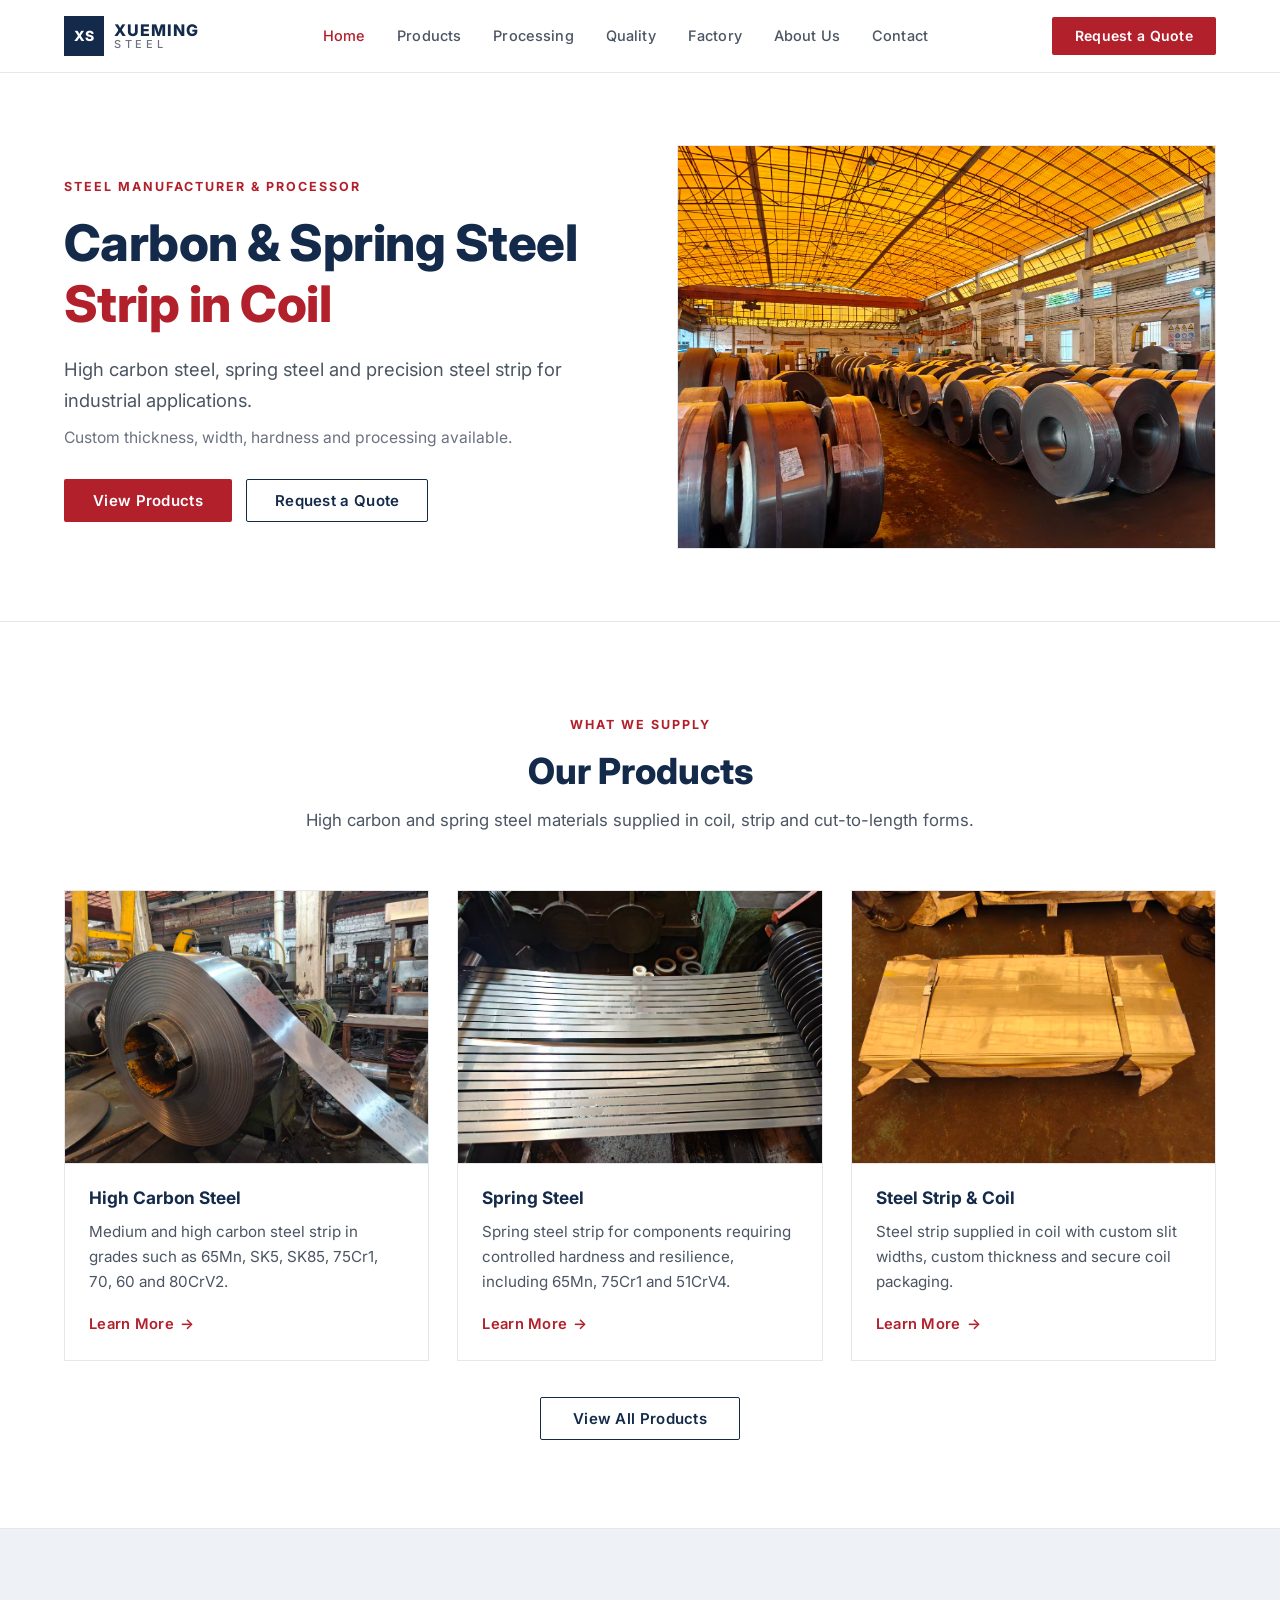
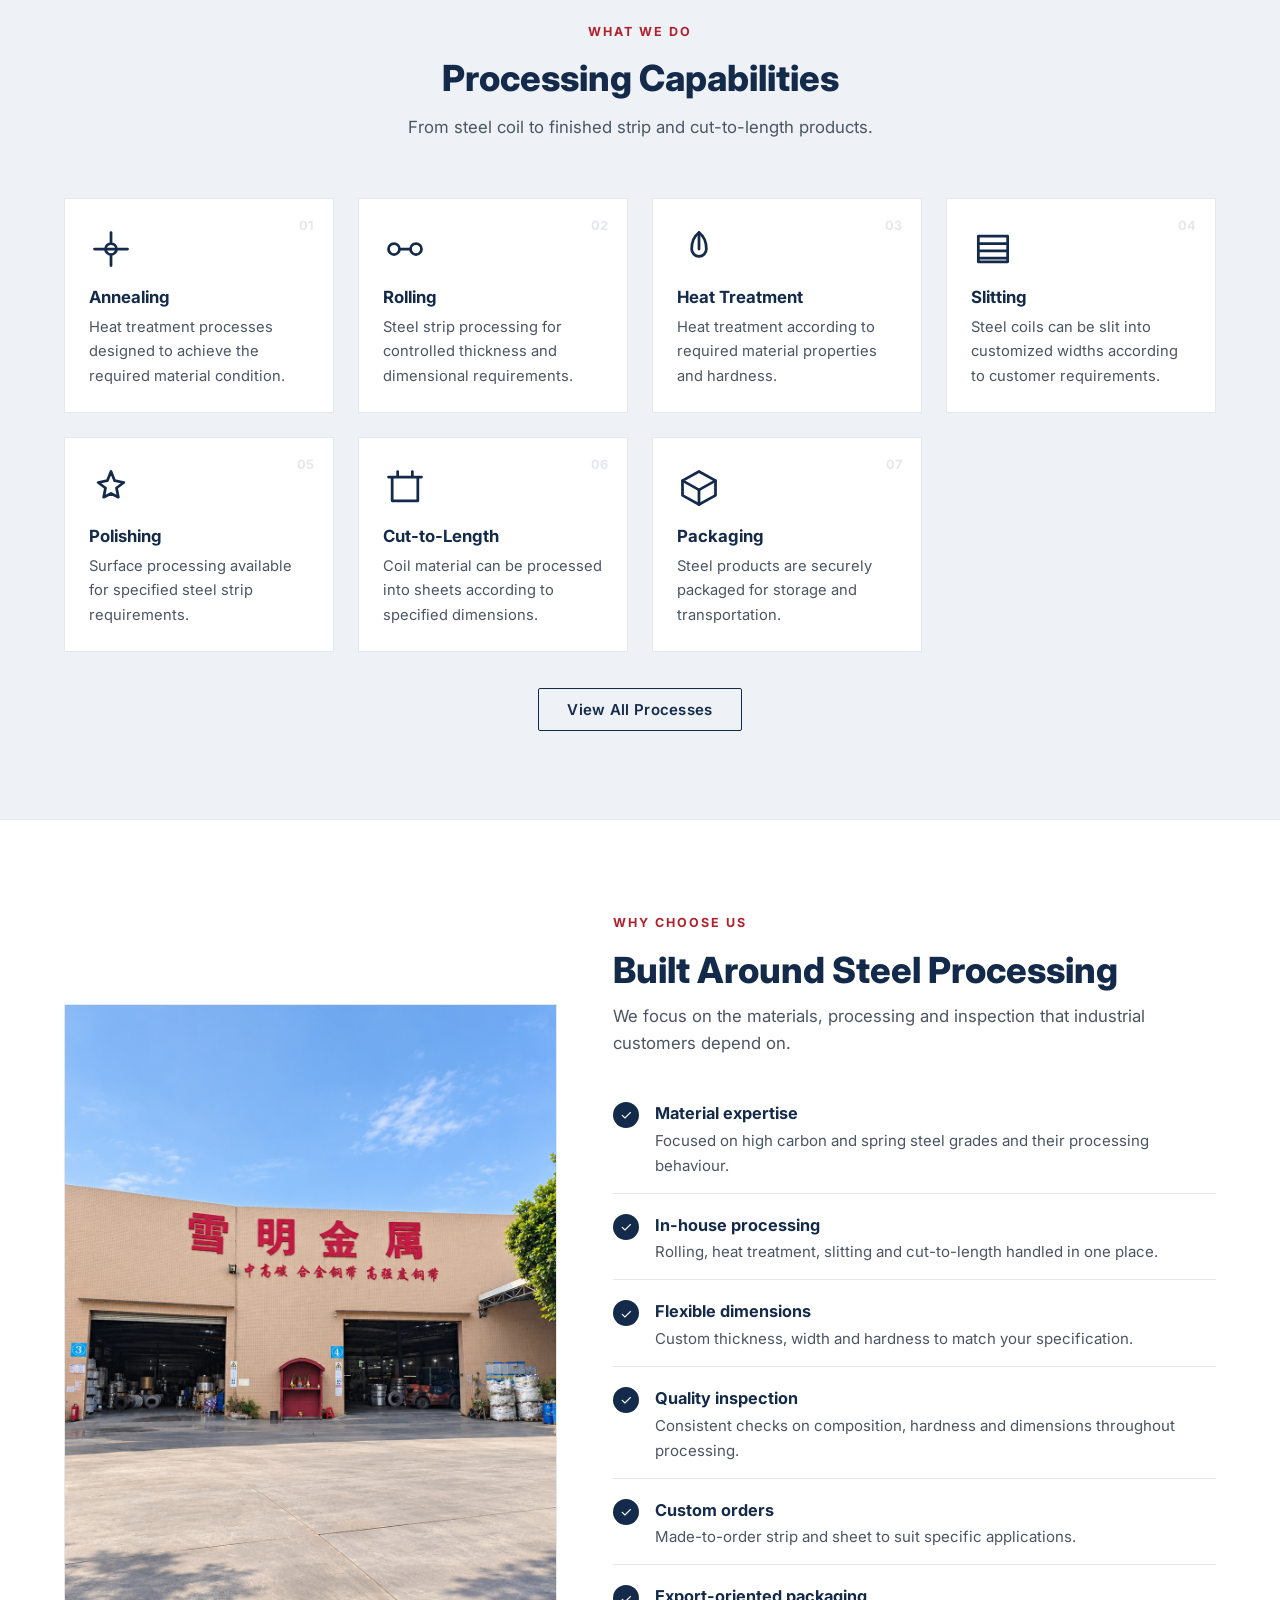
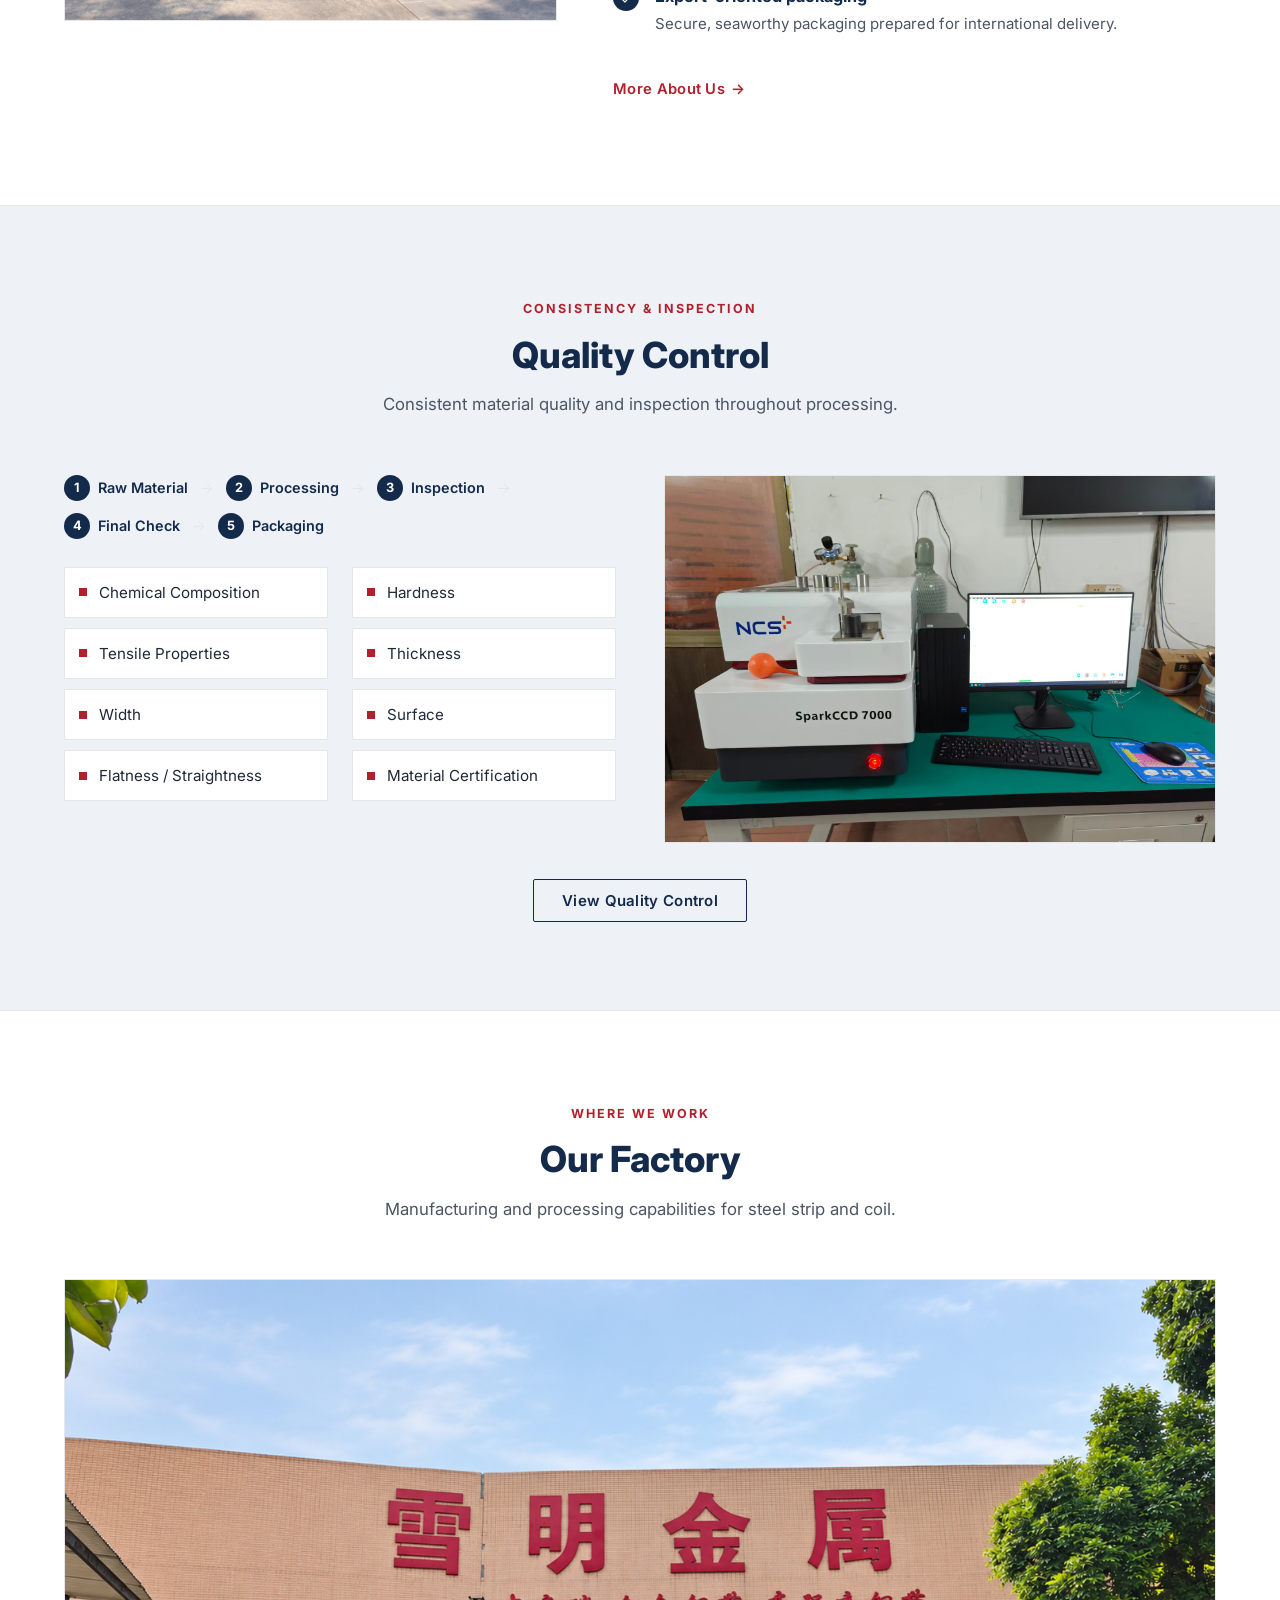
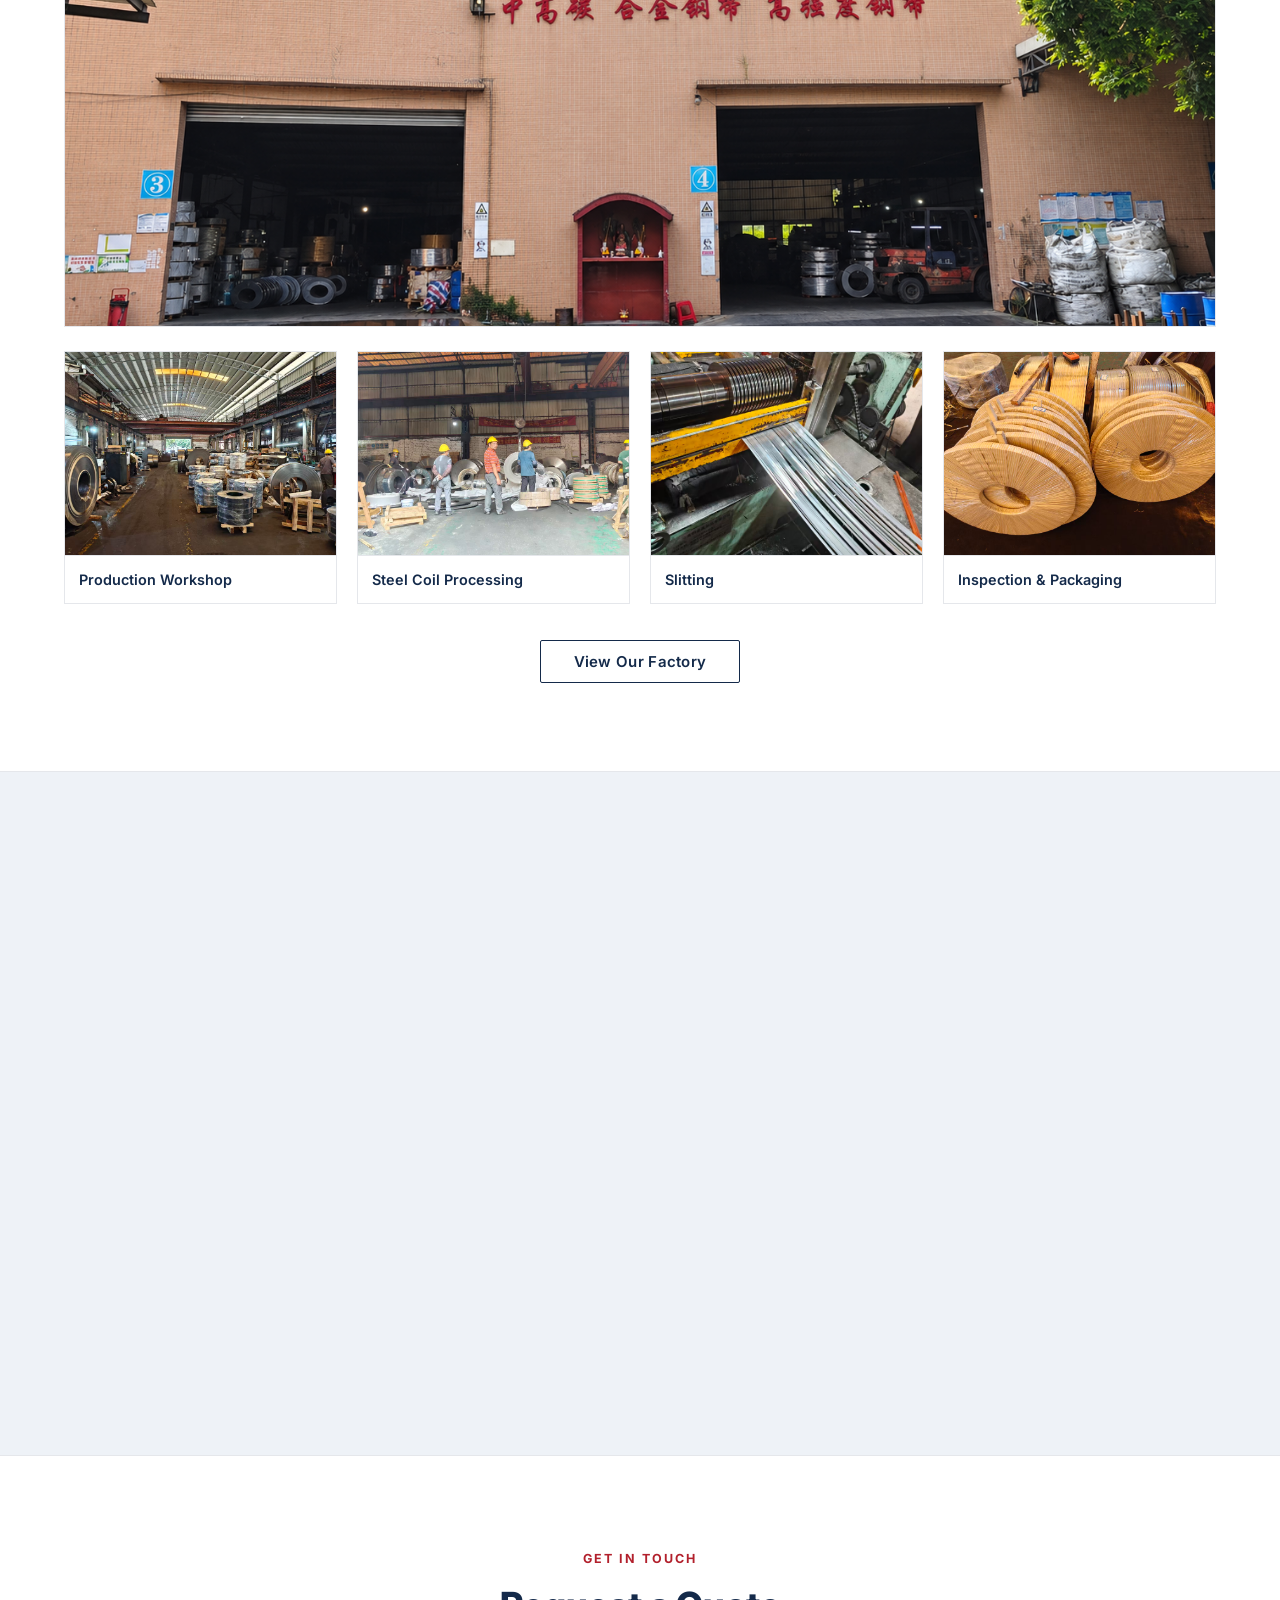
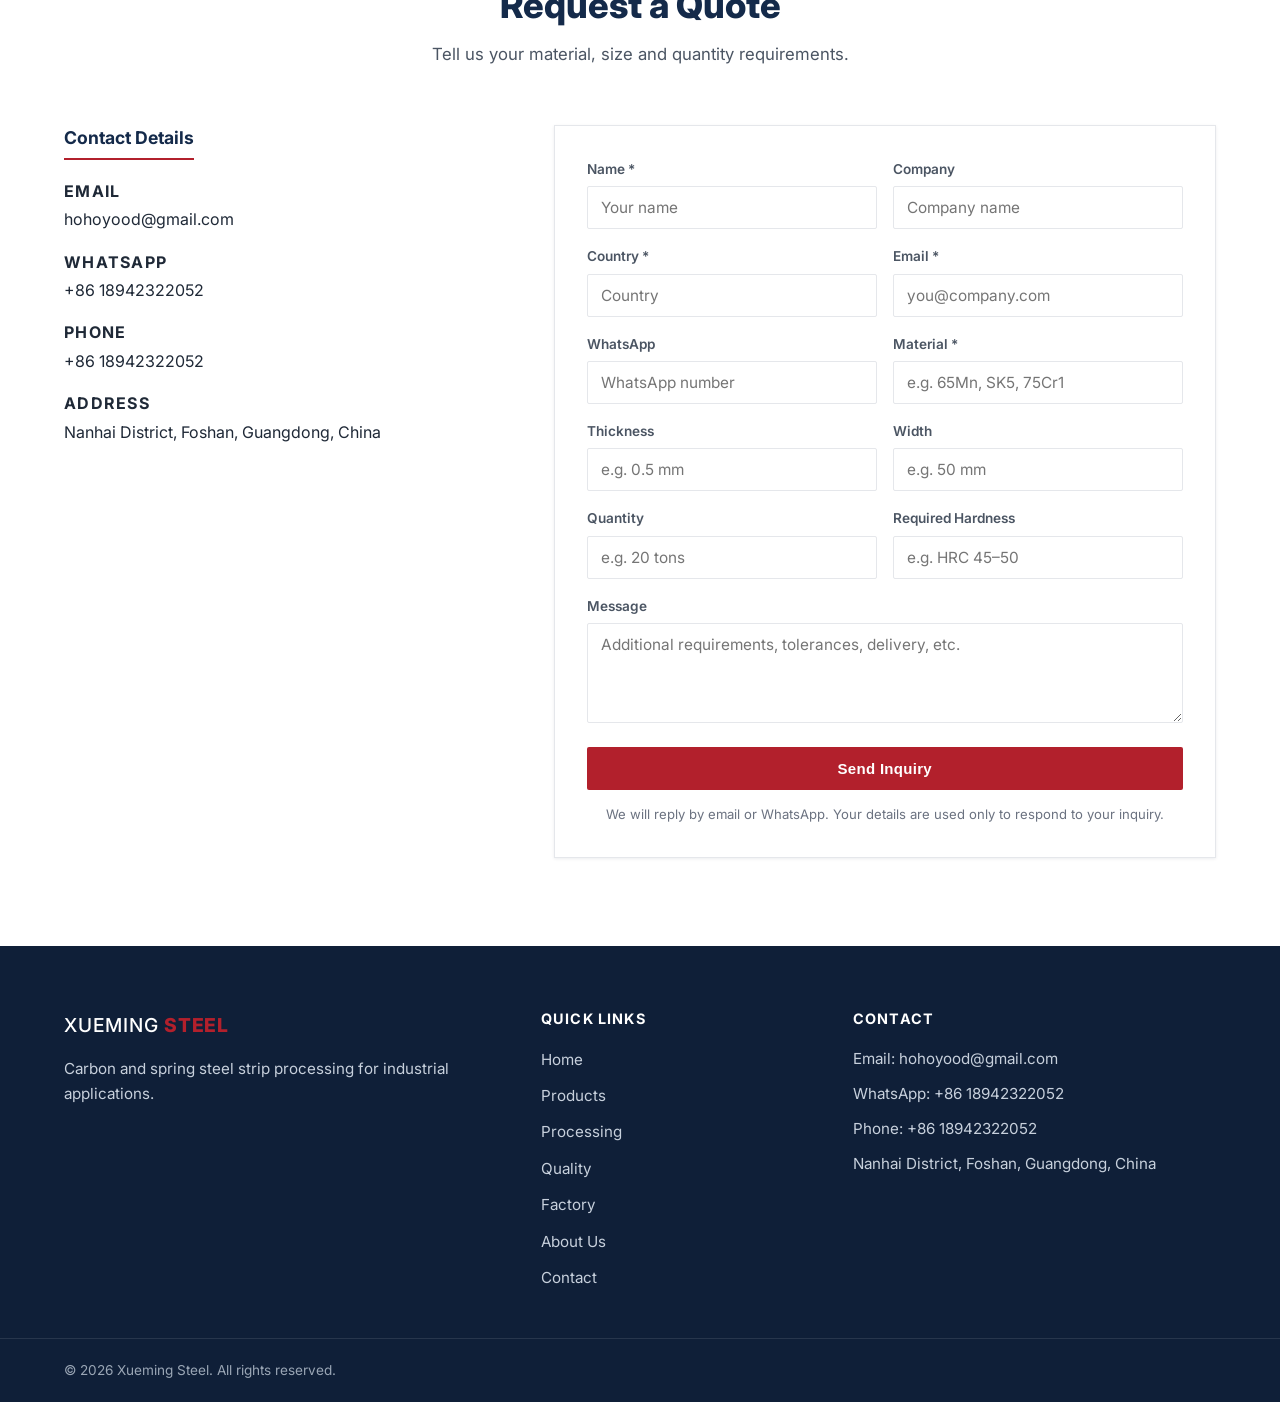
<file: index.html>
<!DOCTYPE html>
<html lang="en">
<head>
  <meta charset="UTF-8" />
  <meta name="viewport" content="width=device-width, initial-scale=1.0" />

  <!-- SEO -->
  <title>Carbon &amp; Spring Steel Strip in Coil | Xueming Steel</title>
  <meta name="description" content="Xueming Steel supplies high carbon steel, spring steel, steel strip and steel coil with custom slitting, heat treatment and cut-to-length processing for industrial applications." />
  <meta name="keywords" content="high carbon steel, spring steel, steel strip, steel coil, slitting, cut-to-length, carbon steel strip, 65Mn, SK5, SK85, 75Cr1" />

  <!-- Open Graph (basic) -->
  <meta property="og:title" content="Carbon &amp; Spring Steel Strip in Coil | Xueming Steel" />
  <meta property="og:description" content="High carbon steel, spring steel and precision steel strip in coil, with custom processing." />
  <meta property="og:type" content="website" />

  <!-- Fonts: Inter with system fallback (swap for fast rendering) -->
  <link rel="preconnect" href="https://fonts.googleapis.com" />
  <link rel="preconnect" href="https://fonts.gstatic.com" crossorigin />
  <link href="https://fonts.googleapis.com/css2?family=Inter:wght@400;500;600;700;800&display=swap" rel="stylesheet" />

  <link rel="stylesheet" href="css/style.css" />
</head>
<body>

  <!-- ============================================================
       HEADER / NAVIGATION
  ============================================================ -->
  <header class="site-header" id="siteHeader">
    <div class="container header-inner">

      <!-- Logo placeholder (replace with real logo later) -->
      <a href="index.html" class="logo" aria-label="Xueming Steel home">
        <span class="logo-mark">XS</span>
        <span class="logo-text">
          <strong>XUEMING</strong>
          <em>STEEL</em>
        </span>
      </a>

      <nav class="main-nav" id="mainNav" aria-label="Primary navigation">
        <ul class="nav-list">
          <li><a href="index.html" class="nav-link is-active" aria-current="page">Home</a></li>
          <li><a href="products.html" class="nav-link">Products</a></li>
          <li><a href="processing.html" class="nav-link">Processing</a></li>
          <li><a href="quality.html" class="nav-link">Quality</a></li>
          <li><a href="factory.html" class="nav-link">Factory</a></li>
          <li><a href="about.html" class="nav-link">About Us</a></li>
          <li><a href="contact.html" class="nav-link">Contact</a></li>
        </ul>
      </nav>

      <div class="header-actions">
        <a href="contact.html" class="btn btn-accent btn-quote">Request a Quote</a>
        <button class="nav-toggle" id="navToggle" aria-label="Open menu" aria-expanded="false" aria-controls="mainNav">
          <span class="nav-toggle-bar"></span>
          <span class="nav-toggle-bar"></span>
          <span class="nav-toggle-bar"></span>
        </button>
      </div>

    </div>
  </header>

  <main id="top">

    <!-- ============================================================
         HERO
    ============================================================ -->
    <section class="hero">
      <div class="container hero-inner">

        <div class="hero-copy">
          <p class="eyebrow">Steel Manufacturer &amp; Processor</p>
          <h1 class="hero-title">
            Carbon &amp; Spring Steel
            <span class="hero-title-accent">Strip in Coil</span>
          </h1>
          <p class="hero-lead">
            High carbon steel, spring steel and precision steel strip
            for industrial applications.
          </p>
          <p class="hero-sub">
            Custom thickness, width, hardness and processing available.
          </p>
          <div class="hero-cta">
            <a href="products.html" class="btn btn-accent">View Products</a>
            <a href="contact.html" class="btn btn-outline">Request a Quote</a>
          </div>
        </div>

        <div class="hero-media">
          <figure class="hero-figure">
            <!-- Replace with actual factory / steel coil image -->
            <img src="images/home/hero-steel-coil.jpg" alt="Steel coil production line" width="1600" height="1200" />
          </figure>
        </div>

      </div>
    </section>

    <!-- ============================================================
         PRODUCTS
    ============================================================ -->
    <section class="section" id="products">
      <div class="container">
        <div class="section-head reveal">
          <p class="eyebrow">What We Supply</p>
          <h2 class="section-title">Our Products</h2>
          <p class="section-sub">
            High carbon and spring steel materials supplied in coil,
            strip and cut-to-length forms.
          </p>
        </div>

        <div class="product-grid reveal">

          <article class="product-card">
            <figure class="card-media">
              <img src="images/products/product-high-carbon.jpg" alt="High carbon steel" loading="lazy" width="1200" height="900" />
            </figure>
            <div class="card-body">
              <h3 class="card-title">High Carbon Steel</h3>
              <p class="card-text">
                Medium and high carbon steel strip in grades such as 65Mn,
                SK5, SK85, 75Cr1, 70, 60 and 80CrV2.
              </p>
              <a href="products.html" class="card-link">Learn More <span aria-hidden="true">&rarr;</span></a>
            </div>
          </article>

          <article class="product-card">
            <figure class="card-media">
              <img src="images/products/product-spring-steel.jpg" alt="Spring steel strip" loading="lazy" width="1200" height="900" />
            </figure>
            <div class="card-body">
              <h3 class="card-title">Spring Steel</h3>
              <p class="card-text">
                Spring steel strip for components requiring controlled
                hardness and resilience, including 65Mn, 75Cr1 and 51CrV4.
              </p>
              <a href="products.html" class="card-link">Learn More <span aria-hidden="true">&rarr;</span></a>
            </div>
          </article>

          <article class="product-card">
            <figure class="card-media">
              <img src="images/products/product-steel-coil.jpg" alt="Steel strip in coil" loading="lazy" width="1200" height="900" />
            </figure>
            <div class="card-body">
              <h3 class="card-title">Steel Strip &amp; Coil</h3>
              <p class="card-text">
                Steel strip supplied in coil with custom slit widths,
                custom thickness and secure coil packaging.
              </p>
              <a href="products.html" class="card-link">Learn More <span aria-hidden="true">&rarr;</span></a>
            </div>
          </article>

        </div>

        <div class="section-cta">
          <a href="products.html" class="btn btn-outline">View All Products</a>
        </div>
      </div>
    </section>

    <!-- ============================================================
         PROCESSING CAPABILITIES
    ============================================================ -->
    <section class="section section-alt" id="processing">
      <div class="container">
        <div class="section-head reveal">
          <p class="eyebrow">What We Do</p>
          <h2 class="section-title">Processing Capabilities</h2>
          <p class="section-sub">
            From steel coil to finished strip and cut-to-length products.
          </p>
        </div>

        <div class="process-grid reveal">

          <div class="process-item">
            <span class="process-num">01</span>
            <div class="process-icon" aria-hidden="true">
              <svg viewBox="0 0 24 24" fill="none" stroke="currentColor" stroke-width="1.5" stroke-linecap="round" stroke-linejoin="round"><path d="M12 3v6m0 0a3 3 0 1 0 0 6m0-6a3 3 0 1 1 0 6m0 0v6" /><path d="M3 12h18" /></svg>
            </div>
            <h3 class="process-title">Annealing</h3>
            <p class="process-text">Heat treatment processes designed to achieve the required material condition.</p>
          </div>

          <div class="process-item">
            <span class="process-num">02</span>
            <div class="process-icon" aria-hidden="true">
              <svg viewBox="0 0 24 24" fill="none" stroke="currentColor" stroke-width="1.5" stroke-linecap="round" stroke-linejoin="round"><circle cx="6" cy="12" r="3" /><circle cx="18" cy="12" r="3" /><path d="M9 12h6" /></svg>
            </div>
            <h3 class="process-title">Rolling</h3>
            <p class="process-text">Steel strip processing for controlled thickness and dimensional requirements.</p>
          </div>

          <div class="process-item">
            <span class="process-num">03</span>
            <div class="process-icon" aria-hidden="true">
              <svg viewBox="0 0 24 24" fill="none" stroke="currentColor" stroke-width="1.5" stroke-linecap="round" stroke-linejoin="round"><path d="M12 3c-4 3-4 7-4 9a4 4 0 0 0 8 0c0-2 0-6-4-9z" /><path d="M12 3v9" /></svg>
            </div>
            <h3 class="process-title">Heat Treatment</h3>
            <p class="process-text">Heat treatment according to required material properties and hardness.</p>
          </div>

          <div class="process-item">
            <span class="process-num">04</span>
            <div class="process-icon" aria-hidden="true">
              <svg viewBox="0 0 24 24" fill="none" stroke="currentColor" stroke-width="1.5" stroke-linecap="round" stroke-linejoin="round"><path d="M4 5h16v14H4z" /><path d="M4 9h16M4 13h16M4 17h16" /></svg>
            </div>
            <h3 class="process-title">Slitting</h3>
            <p class="process-text">Steel coils can be slit into customized widths according to customer requirements.</p>
          </div>

          <div class="process-item">
            <span class="process-num">05</span>
            <div class="process-icon" aria-hidden="true">
              <svg viewBox="0 0 24 24" fill="none" stroke="currentColor" stroke-width="1.5" stroke-linecap="round" stroke-linejoin="round"><path d="M12 3l2 5 5 1-4 3 1 5-4-2-4 2 1-5-4-3 5-1z" /></svg>
            </div>
            <h3 class="process-title">Polishing</h3>
            <p class="process-text">Surface processing available for specified steel strip requirements.</p>
          </div>

          <div class="process-item">
            <span class="process-num">06</span>
            <div class="process-icon" aria-hidden="true">
              <svg viewBox="0 0 24 24" fill="none" stroke="currentColor" stroke-width="1.5" stroke-linecap="round" stroke-linejoin="round"><path d="M3 6h18M5 6v13h14V6M8 3v3M16 3v3" /></svg>
            </div>
            <h3 class="process-title">Cut-to-Length</h3>
            <p class="process-text">Coil material can be processed into sheets according to specified dimensions.</p>
          </div>

          <div class="process-item">
            <span class="process-num">07</span>
            <div class="process-icon" aria-hidden="true">
              <svg viewBox="0 0 24 24" fill="none" stroke="currentColor" stroke-width="1.5" stroke-linecap="round" stroke-linejoin="round"><path d="M21 8l-9-5-9 5v8l9 5 9-5z" /><path d="M3 8l9 5 9-5" /><path d="M12 13v8" /></svg>
            </div>
            <h3 class="process-title">Packaging</h3>
            <p class="process-text">Steel products are securely packaged for storage and transportation.</p>
          </div>

        </div>

        <div class="section-cta">
          <a href="processing.html" class="btn btn-outline">View All Processes</a>
        </div>
      </div>
    </section>

    <!-- ============================================================
         WHY CHOOSE US / MANUFACTURING CAPABILITY
    ============================================================ -->
    <section class="section" id="about">
      <div class="container split reveal">
        <div class="split-media">
          <figure class="split-figure">
            <img src="images/about-us/why-choose-us.jpg" alt="Steel processing and manufacturing capability" loading="lazy" width="1000" height="1250" />
          </figure>
        </div>
        <div class="split-copy">
          <p class="eyebrow">Why Choose Us</p>
          <h2 class="section-title">Built Around Steel Processing</h2>
          <p class="section-sub">
            We focus on the materials, processing and inspection that
            industrial customers depend on.
          </p>

          <ul class="feature-list">
            <li>
              <span class="feature-icon" aria-hidden="true">&#10003;</span>
              <div>
                <strong>Material expertise</strong>
                <p>Focused on high carbon and spring steel grades and their processing behaviour.</p>
              </div>
            </li>
            <li>
              <span class="feature-icon" aria-hidden="true">&#10003;</span>
              <div>
                <strong>In-house processing</strong>
                <p>Rolling, heat treatment, slitting and cut-to-length handled in one place.</p>
              </div>
            </li>
            <li>
              <span class="feature-icon" aria-hidden="true">&#10003;</span>
              <div>
                <strong>Flexible dimensions</strong>
                <p>Custom thickness, width and hardness to match your specification.</p>
              </div>
            </li>
            <li>
              <span class="feature-icon" aria-hidden="true">&#10003;</span>
              <div>
                <strong>Quality inspection</strong>
                <p>Consistent checks on composition, hardness and dimensions throughout processing.</p>
              </div>
            </li>
            <li>
              <span class="feature-icon" aria-hidden="true">&#10003;</span>
              <div>
                <strong>Custom orders</strong>
                <p>Made-to-order strip and sheet to suit specific applications.</p>
              </div>
            </li>
            <li>
              <span class="feature-icon" aria-hidden="true">&#10003;</span>
              <div>
                <strong>Export-oriented packaging</strong>
                <p>Secure, seaworthy packaging prepared for international delivery.</p>
              </div>
            </li>
          </ul>

          <p class="mt-24"><a href="about.html" class="card-link">More About Us <span aria-hidden="true">&rarr;</span></a></p>
        </div>
      </div>
    </section>

    <!-- ============================================================
         QUALITY CONTROL
    ============================================================ -->
    <section class="section section-alt" id="quality">
      <div class="container">
        <div class="section-head reveal">
          <p class="eyebrow">Consistency &amp; Inspection</p>
          <h2 class="section-title">Quality Control</h2>
          <p class="section-sub">
            Consistent material quality and inspection throughout processing.
          </p>
        </div>

        <div class="quality-layout reveal">

          <div class="quality-flow">
            <ol class="flow-steps">
              <li><span class="flow-dot">1</span> Raw Material</li>
              <li><span class="flow-dot">2</span> Processing</li>
              <li><span class="flow-dot">3</span> Inspection</li>
              <li><span class="flow-dot">4</span> Final Check</li>
              <li><span class="flow-dot">5</span> Packaging</li>
            </ol>

            <ul class="qc-list">
              <li>Chemical Composition</li>
              <li>Hardness</li>
              <li>Tensile Properties</li>
              <li>Thickness</li>
              <li>Width</li>
              <li>Surface</li>
              <li>Flatness / Straightness</li>
              <li>Material Certification</li>
            </ul>
          </div>

          <div class="quality-media">
            <figure class="quality-figure">
              <!-- Replace with actual inspection / quality control image -->
              <img src="images/quality/quality-control.jpg" alt="Steel quality control and inspection" loading="lazy" width="1400" height="900" />
            </figure>
          </div>

        </div>

        <div class="section-cta">
          <a href="quality.html" class="btn btn-outline">View Quality Control</a>
        </div>
      </div>
    </section>

    <!-- ============================================================
         FACTORY
    ============================================================ -->
    <section class="section" id="factory">
      <div class="container">
        <div class="section-head reveal">
          <p class="eyebrow">Where We Work</p>
          <h2 class="section-title">Our Factory</h2>
          <p class="section-sub">
            Manufacturing and processing capabilities for steel strip and coil.
          </p>
        </div>

        <figure class="factory-main">
          <!-- Replace with actual factory image -->
          <img src="images/factory/factory-main.jpg" alt="Steel manufacturing and processing facility" loading="lazy" width="1600" height="900" />
        </figure>

        <div class="factory-grid reveal">
          <figure class="factory-card">
            <img src="images/factory/factory-01.jpg" alt="Production workshop" loading="lazy" width="1200" height="900" />
            <figcaption>Production Workshop</figcaption>
          </figure>
          <figure class="factory-card">
            <img src="images/factory/factory-02.jpg" alt="Steel coil processing" loading="lazy" width="1200" height="900" />
            <figcaption>Steel Coil Processing</figcaption>
          </figure>
          <figure class="factory-card">
            <img src="images/factory/factory-03.jpg" alt="Steel slitting line" loading="lazy" width="1200" height="900" />
            <figcaption>Slitting</figcaption>
          </figure>
          <figure class="factory-card">
            <img src="images/factory/factory-04.jpg" alt="Inspection and packaging" loading="lazy" width="1200" height="900" />
            <figcaption>Inspection &amp; Packaging</figcaption>
          </figure>
        </div>

        <div class="section-cta">
          <a href="factory.html" class="btn btn-outline">View Our Factory</a>
        </div>
      </div>
    </section>

    <!-- ============================================================
         APPLICATIONS
    ============================================================ -->
    <section class="section section-alt" id="applications">
      <div class="container">
        <div class="section-head reveal">
          <p class="eyebrow">End Use</p>
          <h2 class="section-title">Applications</h2>
          <p class="section-sub">
            Suitable for applications including:
          </p>
        </div>

        <div class="app-grid reveal">
          <div class="app-item">
            <div class="app-icon" aria-hidden="true">
              <svg viewBox="0 0 24 24" fill="none" stroke="currentColor" stroke-width="1.5" stroke-linecap="round" stroke-linejoin="round"><path d="M3 8l9-5 9 5v8l-9 5-9-5z" /><path d="M12 3v18M3 8l9 5 9-5" /></svg>
            </div>
            <h3>Industrial Blades</h3>
          </div>
          <div class="app-item">
            <div class="app-icon" aria-hidden="true">
              <svg viewBox="0 0 24 24" fill="none" stroke="currentColor" stroke-width="1.5" stroke-linecap="round" stroke-linejoin="round"><path d="M6 3c3 6-2 9-2 14a2 2 0 0 0 2 2c1 0 2-1 2-2V7c0-1 .8-2 2-2" /><path d="M18 3c-3 6 2 9 2 14a2 2 0 0 1-2 2c-1 0-2-1-2-2V7c0-1-.8-2-2-2" /></svg>
            </div>
            <h3>Spring Components</h3>
          </div>
          <div class="app-item">
            <div class="app-icon" aria-hidden="true">
              <svg viewBox="0 0 24 24" fill="none" stroke="currentColor" stroke-width="1.5" stroke-linecap="round" stroke-linejoin="round"><rect x="3" y="5" width="18" height="14" /><path d="M8 5v14M16 5v14" /></svg>
            </div>
            <h3>Stamping Parts</h3>
          </div>
          <div class="app-item">
            <div class="app-icon" aria-hidden="true">
              <svg viewBox="0 0 24 24" fill="none" stroke="currentColor" stroke-width="1.5" stroke-linecap="round" stroke-linejoin="round"><path d="M4 20l5-5 3 3 6-9" /><circle cx="18" cy="7" r="2.5" /></svg>
            </div>
            <h3>Cutting Tools</h3>
          </div>
          <div class="app-item">
            <div class="app-icon" aria-hidden="true">
              <svg viewBox="0 0 24 24" fill="none" stroke="currentColor" stroke-width="1.5" stroke-linecap="round" stroke-linejoin="round"><circle cx="12" cy="12" r="3" /><path d="M12 3v3M12 18v3M3 12h3M18 12h3" /></svg>
            </div>
            <h3>Hardware Components</h3>
          </div>
          <div class="app-item">
            <div class="app-icon" aria-hidden="true">
              <svg viewBox="0 0 24 24" fill="none" stroke="currentColor" stroke-width="1.5" stroke-linecap="round" stroke-linejoin="round"><path d="M4 6h16M4 12h16M4 18h16" /><circle cx="8" cy="6" r="1.5" /><circle cx="16" cy="12" r="1.5" /><circle cx="10" cy="18" r="1.5" /></svg>
            </div>
            <h3>Industrial Equipment</h3>
          </div>
        </div>
      </div>
    </section>

    <!-- ============================================================
         REQUEST A QUOTE / CONTACT
    ============================================================ -->
    <section class="section" id="contact">
      <div class="container">
        <div class="section-head reveal">
          <p class="eyebrow">Get in Touch</p>
          <h2 class="section-title">Request a Quote</h2>
          <p class="section-sub">
            Tell us your material, size and quantity requirements.
          </p>
        </div>

        <div class="contact-layout reveal">
          <div class="contact-info">
            <h3>Contact Details</h3>
            <ul class="contact-list">
              <li>
                <span class="contact-label">Email</span>
                <a href="mailto:hohoyood@gmail.com">hohoyood@gmail.com</a>
              </li>
              <li>
                <span class="contact-label">WhatsApp</span>
                <a href="https://wa.me/8618942322052" target="_blank" rel="noopener">+86 18942322052</a>
              </li>
              <li>
                <span class="contact-label">Phone</span>
                <a href="tel:+8618942322052">+86 18942322052</a>
              </li>
              <li>
                <span class="contact-label">Address</span>
                <span>Nanhai District, Foshan, Guangdong, China</span>
              </li>
            </ul>
          </div>

          <!-- TODO: Connect this form to company email / backend -->
          <form class="quote-form" id="quoteForm" novalidate>
            <div class="form-row">
              <div class="form-field">
                <label for="fName">Name *</label>
                <input type="text" id="fName" name="name" required placeholder="Your name" />
              </div>
              <div class="form-field">
                <label for="fCompany">Company</label>
                <input type="text" id="fCompany" name="company" placeholder="Company name" />
              </div>
            </div>

            <div class="form-row">
              <div class="form-field">
                <label for="fCountry">Country *</label>
                <input type="text" id="fCountry" name="country" required placeholder="Country" />
              </div>
              <div class="form-field">
                <label for="fEmail">Email *</label>
                <input type="email" id="fEmail" name="email" required placeholder="you@company.com" />
              </div>
            </div>

            <div class="form-row">
              <div class="form-field">
                <label for="fWhatsapp">WhatsApp</label>
                <input type="text" id="fWhatsapp" name="whatsapp" placeholder="WhatsApp number" />
              </div>
              <div class="form-field">
                <label for="fMaterial">Material *</label>
                <input type="text" id="fMaterial" name="material" required placeholder="e.g. 65Mn, SK5, 75Cr1" />
              </div>
            </div>

            <div class="form-row">
              <div class="form-field">
                <label for="fThickness">Thickness</label>
                <input type="text" id="fThickness" name="thickness" placeholder="e.g. 0.5 mm" />
              </div>
              <div class="form-field">
                <label for="fWidth">Width</label>
                <input type="text" id="fWidth" name="width" placeholder="e.g. 50 mm" />
              </div>
            </div>

            <div class="form-row">
              <div class="form-field">
                <label for="fQuantity">Quantity</label>
                <input type="text" id="fQuantity" name="quantity" placeholder="e.g. 20 tons" />
              </div>
              <div class="form-field">
                <label for="fHardness">Required Hardness</label>
                <input type="text" id="fHardness" name="hardness" placeholder="e.g. HRC 45–50" />
              </div>
            </div>

            <div class="form-field">
              <label for="fMessage">Message</label>
              <textarea id="fMessage" name="message" rows="4" placeholder="Additional requirements, tolerances, delivery, etc."></textarea>
            </div>

            <button type="submit" class="btn btn-accent btn-block">Send Inquiry</button>
            <p class="form-note">We will reply by email or WhatsApp. Your details are used only to respond to your inquiry.</p>
          </form>
        </div>
      </div>
    </section>

  </main>

  <!-- ============================================================
       FOOTER
  ============================================================ -->
  <footer class="site-footer">
    <div class="container footer-inner">

      <div class="footer-brand">
        <span class="footer-logo">XUEMING <strong>STEEL</strong></span>
        <p>Carbon and spring steel strip processing for industrial applications.</p>
      </div>

      <nav class="footer-nav" aria-label="Footer navigation">
        <h3>Quick Links</h3>
        <ul>
          <li><a href="index.html">Home</a></li>
          <li><a href="products.html">Products</a></li>
          <li><a href="processing.html">Processing</a></li>
          <li><a href="quality.html">Quality</a></li>
          <li><a href="factory.html">Factory</a></li>
          <li><a href="about.html">About Us</a></li>
          <li><a href="contact.html">Contact</a></li>
        </ul>
      </nav>

      <div class="footer-contact">
        <h3>Contact</h3>
        <ul>
          <li>Email: <a href="mailto:hohoyood@gmail.com">hohoyood@gmail.com</a></li>
          <li>WhatsApp: <a href="https://wa.me/8618942322052" target="_blank" rel="noopener">+86 18942322052</a></li>
          <li>Phone: <a href="tel:+8618942322052">+86 18942322052</a></li>
          <li>Nanhai District, Foshan, Guangdong, China</li>
        </ul>
      </div>

    </div>
    <div class="footer-bottom">
      <div class="container">
        <p>&copy; <span id="year"></span> Xueming Steel. All rights reserved.</p>
      </div>
    </div>
  </footer>

  <script src="js/main.js"></script>
</body>
</html>
</file>
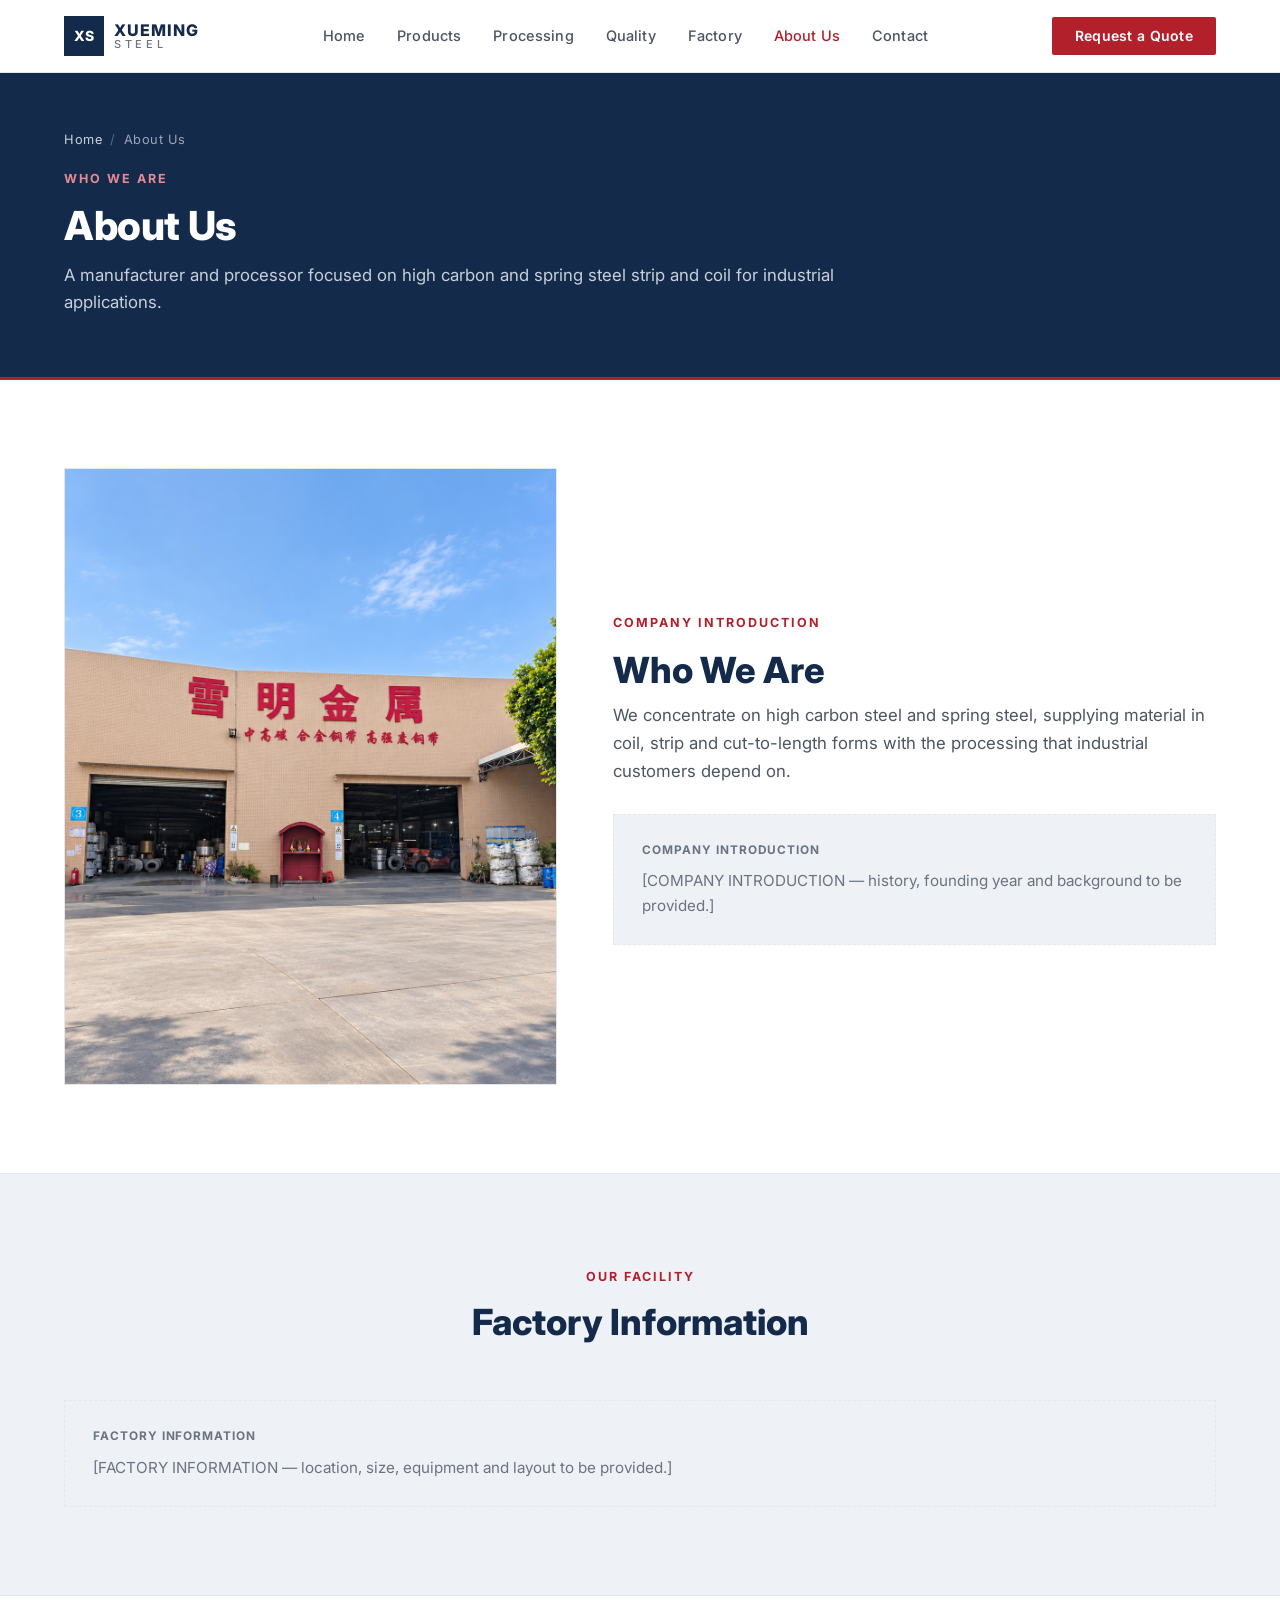
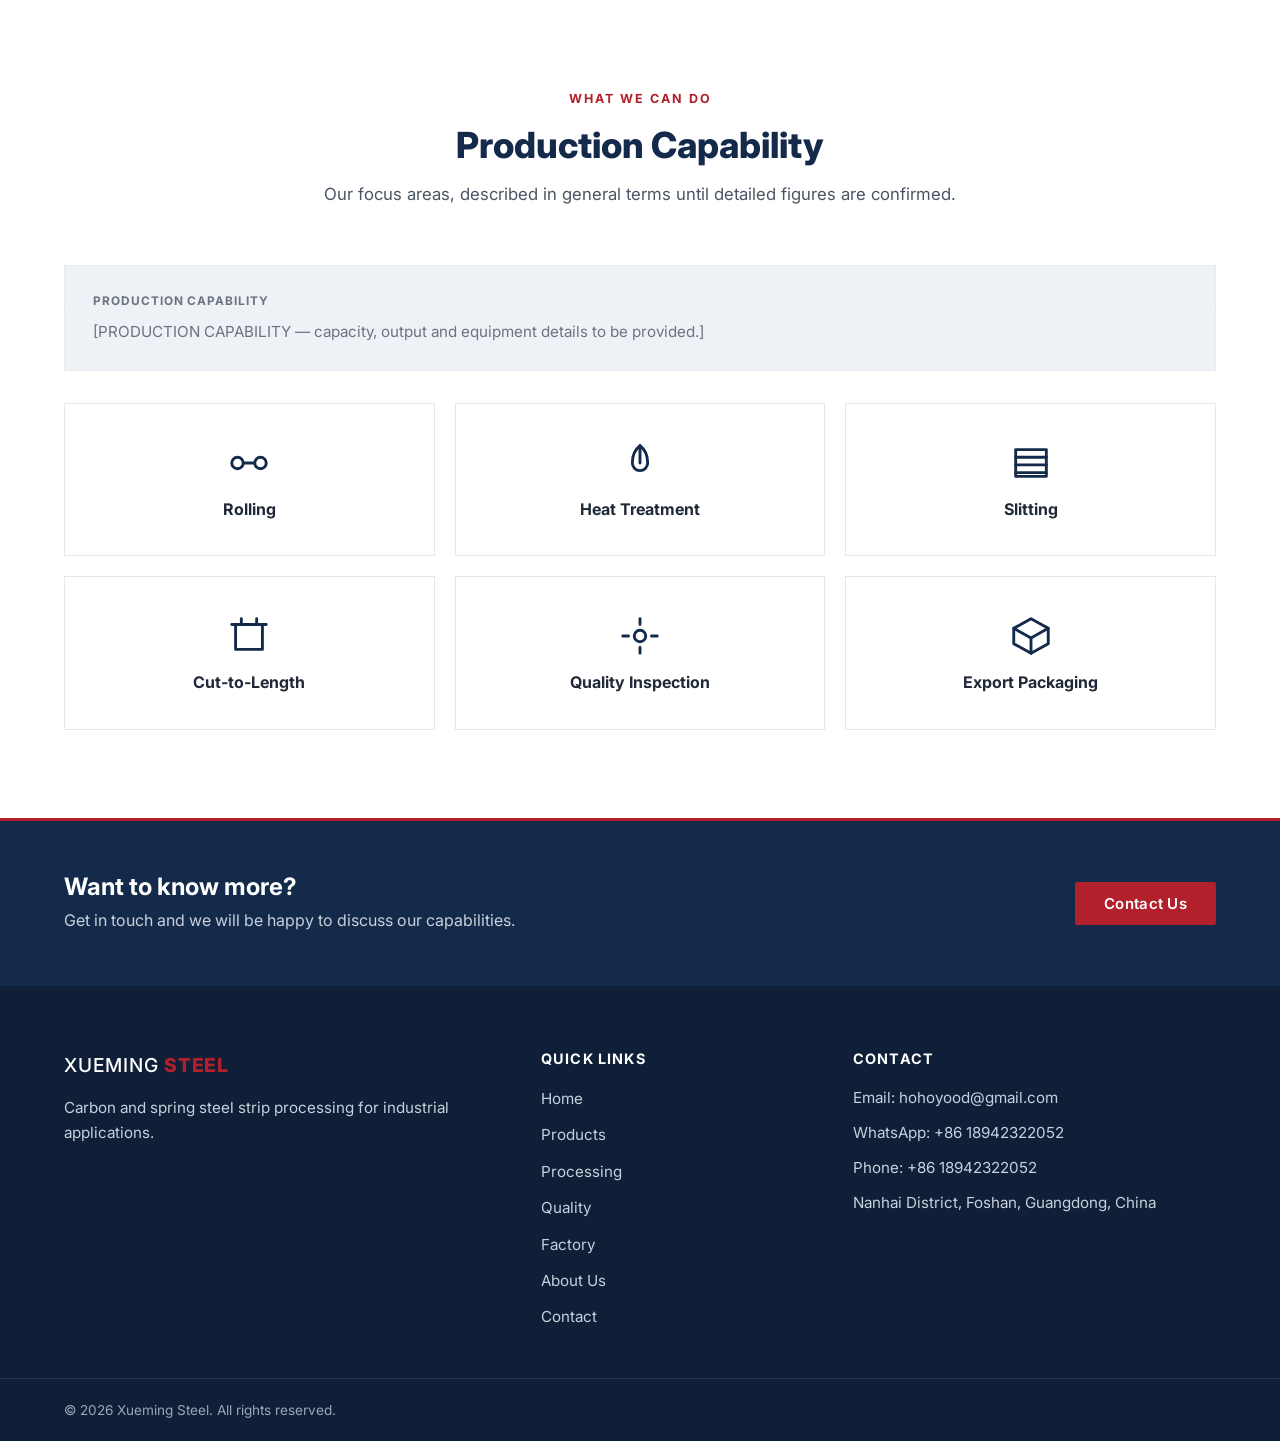
<file: about.html>
<!DOCTYPE html>
<html lang="en">
<head>
  <meta charset="UTF-8" />
  <meta name="viewport" content="width=device-width, initial-scale=1.0" />

  <!-- SEO -->
  <title>About Us — Xueming Steel</title>
  <meta name="description" content="About Xueming Steel — a manufacturer and processor of high carbon and spring steel strip and coil for industrial applications." />
  <meta name="keywords" content="about Xueming Steel, steel manufacturer, steel processor, carbon steel, spring steel" />

  <!-- Open Graph (basic) -->
  <meta property="og:title" content="About Us | Xueming Steel" />
  <meta property="og:description" content="Manufacturer and processor of high carbon and spring steel strip and coil." />
  <meta property="og:type" content="website" />

  <!-- Fonts -->
  <link rel="preconnect" href="https://fonts.googleapis.com" />
  <link rel="preconnect" href="https://fonts.gstatic.com" crossorigin />
  <link href="https://fonts.googleapis.com/css2?family=Inter:wght@400;500;600;700;800&display=swap" rel="stylesheet" />

  <link rel="stylesheet" href="css/style.css" />
</head>
<body>

  <!-- ============================================================
       HEADER / NAVIGATION
  ============================================================ -->
  <header class="site-header" id="siteHeader">
    <div class="container header-inner">
      <a href="index.html" class="logo" aria-label="Xueming Steel home">
        <span class="logo-mark">XS</span>
        <span class="logo-text"><strong>XUEMING</strong><em>STEEL</em></span>
      </a>
      <nav class="main-nav" id="mainNav" aria-label="Primary navigation">
        <ul class="nav-list">
          <li><a href="index.html" class="nav-link">Home</a></li>
          <li><a href="products.html" class="nav-link">Products</a></li>
          <li><a href="processing.html" class="nav-link">Processing</a></li>
          <li><a href="quality.html" class="nav-link">Quality</a></li>
          <li><a href="factory.html" class="nav-link">Factory</a></li>
          <li><a href="about.html" class="nav-link is-active" aria-current="page">About Us</a></li>
          <li><a href="contact.html" class="nav-link">Contact</a></li>
        </ul>
      </nav>
      <div class="header-actions">
        <a href="contact.html" class="btn btn-accent btn-quote">Request a Quote</a>
        <button class="nav-toggle" id="navToggle" aria-label="Open menu" aria-expanded="false" aria-controls="mainNav">
          <span class="nav-toggle-bar"></span>
          <span class="nav-toggle-bar"></span>
          <span class="nav-toggle-bar"></span>
        </button>
      </div>
    </div>
  </header>

  <main>

    <!-- Page hero -->
    <section class="page-hero">
      <div class="container">
        <p class="page-crumbs"><a href="index.html">Home</a> <span class="sep">/</span> About Us</p>
        <p class="eyebrow">Who We Are</p>
        <h1 class="page-hero-title">About Us</h1>
        <p class="page-hero-sub">
          A manufacturer and processor focused on high carbon and spring steel
          strip and coil for industrial applications.
        </p>
      </div>
    </section>

    <!-- Company introduction -->
    <section class="section">
      <div class="container split reveal">
        <div class="split-media">
          <figure class="split-figure">
            <img src="images/about-us/why-choose-us.jpg" alt="Steel processing and manufacturing capability" loading="lazy" width="1000" height="1250" />
          </figure>
        </div>
        <div class="split-copy">
          <p class="eyebrow">Company Introduction</p>
          <h2 class="section-title">Who We Are</h2>
          <p class="section-sub">
            We concentrate on high carbon steel and spring steel, supplying
            material in coil, strip and cut-to-length forms with the processing
            that industrial customers depend on.
          </p>
          <div class="placeholder-box">
            <span class="ph-label">Company introduction</span>
            <p>[COMPANY INTRODUCTION — history, founding year and background to be provided.]</p>
          </div>
        </div>
      </div>
    </section>

    <!-- Factory information -->
    <section class="section section-alt">
      <div class="container">
        <div class="section-head reveal">
          <p class="eyebrow">Our Facility</p>
          <h2 class="section-title">Factory Information</h2>
        </div>
        <div class="placeholder-box reveal">
          <span class="ph-label">Factory information</span>
          <p>[FACTORY INFORMATION — location, size, equipment and layout to be provided.]</p>
        </div>
      </div>
    </section>

    <!-- Production capability -->
    <section class="section">
      <div class="container">
        <div class="section-head reveal">
          <p class="eyebrow">What We Can Do</p>
          <h2 class="section-title">Production Capability</h2>
          <p class="section-sub">
            Our focus areas, described in general terms until detailed
            figures are confirmed.
          </p>
        </div>

        <div class="placeholder-box reveal mb-32">
          <span class="ph-label">Production capability</span>
          <p>[PRODUCTION CAPABILITY — capacity, output and equipment details to be provided.]</p>
        </div>

        <div class="app-grid reveal">
          <div class="app-item">
            <div class="app-icon" aria-hidden="true">
              <svg viewBox="0 0 24 24" fill="none" stroke="currentColor" stroke-width="1.5" stroke-linecap="round" stroke-linejoin="round"><circle cx="6" cy="12" r="3" /><circle cx="18" cy="12" r="3" /><path d="M9 12h6" /></svg>
            </div>
            <h3>Rolling</h3>
          </div>
          <div class="app-item">
            <div class="app-icon" aria-hidden="true">
              <svg viewBox="0 0 24 24" fill="none" stroke="currentColor" stroke-width="1.5" stroke-linecap="round" stroke-linejoin="round"><path d="M12 3c-4 3-4 7-4 9a4 4 0 0 0 8 0c0-2 0-6-4-9z" /><path d="M12 3v9" /></svg>
            </div>
            <h3>Heat Treatment</h3>
          </div>
          <div class="app-item">
            <div class="app-icon" aria-hidden="true">
              <svg viewBox="0 0 24 24" fill="none" stroke="currentColor" stroke-width="1.5" stroke-linecap="round" stroke-linejoin="round"><path d="M4 5h16v14H4z" /><path d="M4 9h16M4 13h16M4 17h16" /></svg>
            </div>
            <h3>Slitting</h3>
          </div>
          <div class="app-item">
            <div class="app-icon" aria-hidden="true">
              <svg viewBox="0 0 24 24" fill="none" stroke="currentColor" stroke-width="1.5" stroke-linecap="round" stroke-linejoin="round"><path d="M3 6h18M5 6v13h14V6M8 3v3M16 3v3" /></svg>
            </div>
            <h3>Cut-to-Length</h3>
          </div>
          <div class="app-item">
            <div class="app-icon" aria-hidden="true">
              <svg viewBox="0 0 24 24" fill="none" stroke="currentColor" stroke-width="1.5" stroke-linecap="round" stroke-linejoin="round"><circle cx="12" cy="12" r="3" /><path d="M12 3v3M12 18v3M3 12h3M18 12h3" /></svg>
            </div>
            <h3>Quality Inspection</h3>
          </div>
          <div class="app-item">
            <div class="app-icon" aria-hidden="true">
              <svg viewBox="0 0 24 24" fill="none" stroke="currentColor" stroke-width="1.5" stroke-linecap="round" stroke-linejoin="round"><path d="M21 8l-9-5-9 5v8l9 5 9-5z" /><path d="M3 8l9 5 9-5" /><path d="M12 13v8" /></svg>
            </div>
            <h3>Export Packaging</h3>
          </div>
        </div>
      </div>
    </section>

    <!-- CTA -->
    <section class="cta-band">
      <div class="container cta-band-inner">
        <div>
          <h2>Want to know more?</h2>
          <p>Get in touch and we will be happy to discuss our capabilities.</p>
        </div>
        <a href="contact.html" class="btn btn-accent">Contact Us</a>
      </div>
    </section>

  </main>

  <!-- ============================================================
       FOOTER
  ============================================================ -->
  <footer class="site-footer">
    <div class="container footer-inner">
      <div class="footer-brand">
        <span class="footer-logo">XUEMING <strong>STEEL</strong></span>
        <p>Carbon and spring steel strip processing for industrial applications.</p>
      </div>
      <nav class="footer-nav" aria-label="Footer navigation">
        <h3>Quick Links</h3>
        <ul>
          <li><a href="index.html">Home</a></li>
          <li><a href="products.html">Products</a></li>
          <li><a href="processing.html">Processing</a></li>
          <li><a href="quality.html">Quality</a></li>
          <li><a href="factory.html">Factory</a></li>
          <li><a href="about.html">About Us</a></li>
          <li><a href="contact.html">Contact</a></li>
        </ul>
      </nav>
      <div class="footer-contact">
        <h3>Contact</h3>
        <ul>
          <li>Email: <a href="mailto:hohoyood@gmail.com">hohoyood@gmail.com</a></li>
          <li>WhatsApp: <a href="https://wa.me/8618942322052" target="_blank" rel="noopener">+86 18942322052</a></li>
          <li>Phone: <a href="tel:+8618942322052">+86 18942322052</a></li>
          <li>Nanhai District, Foshan, Guangdong, China</li>
        </ul>
      </div>
    </div>
    <div class="footer-bottom">
      <div class="container">
        <p>&copy; <span id="year"></span> Xueming Steel. All rights reserved.</p>
      </div>
    </div>
  </footer>

  <script src="js/main.js"></script>
</body>
</html>
</file>
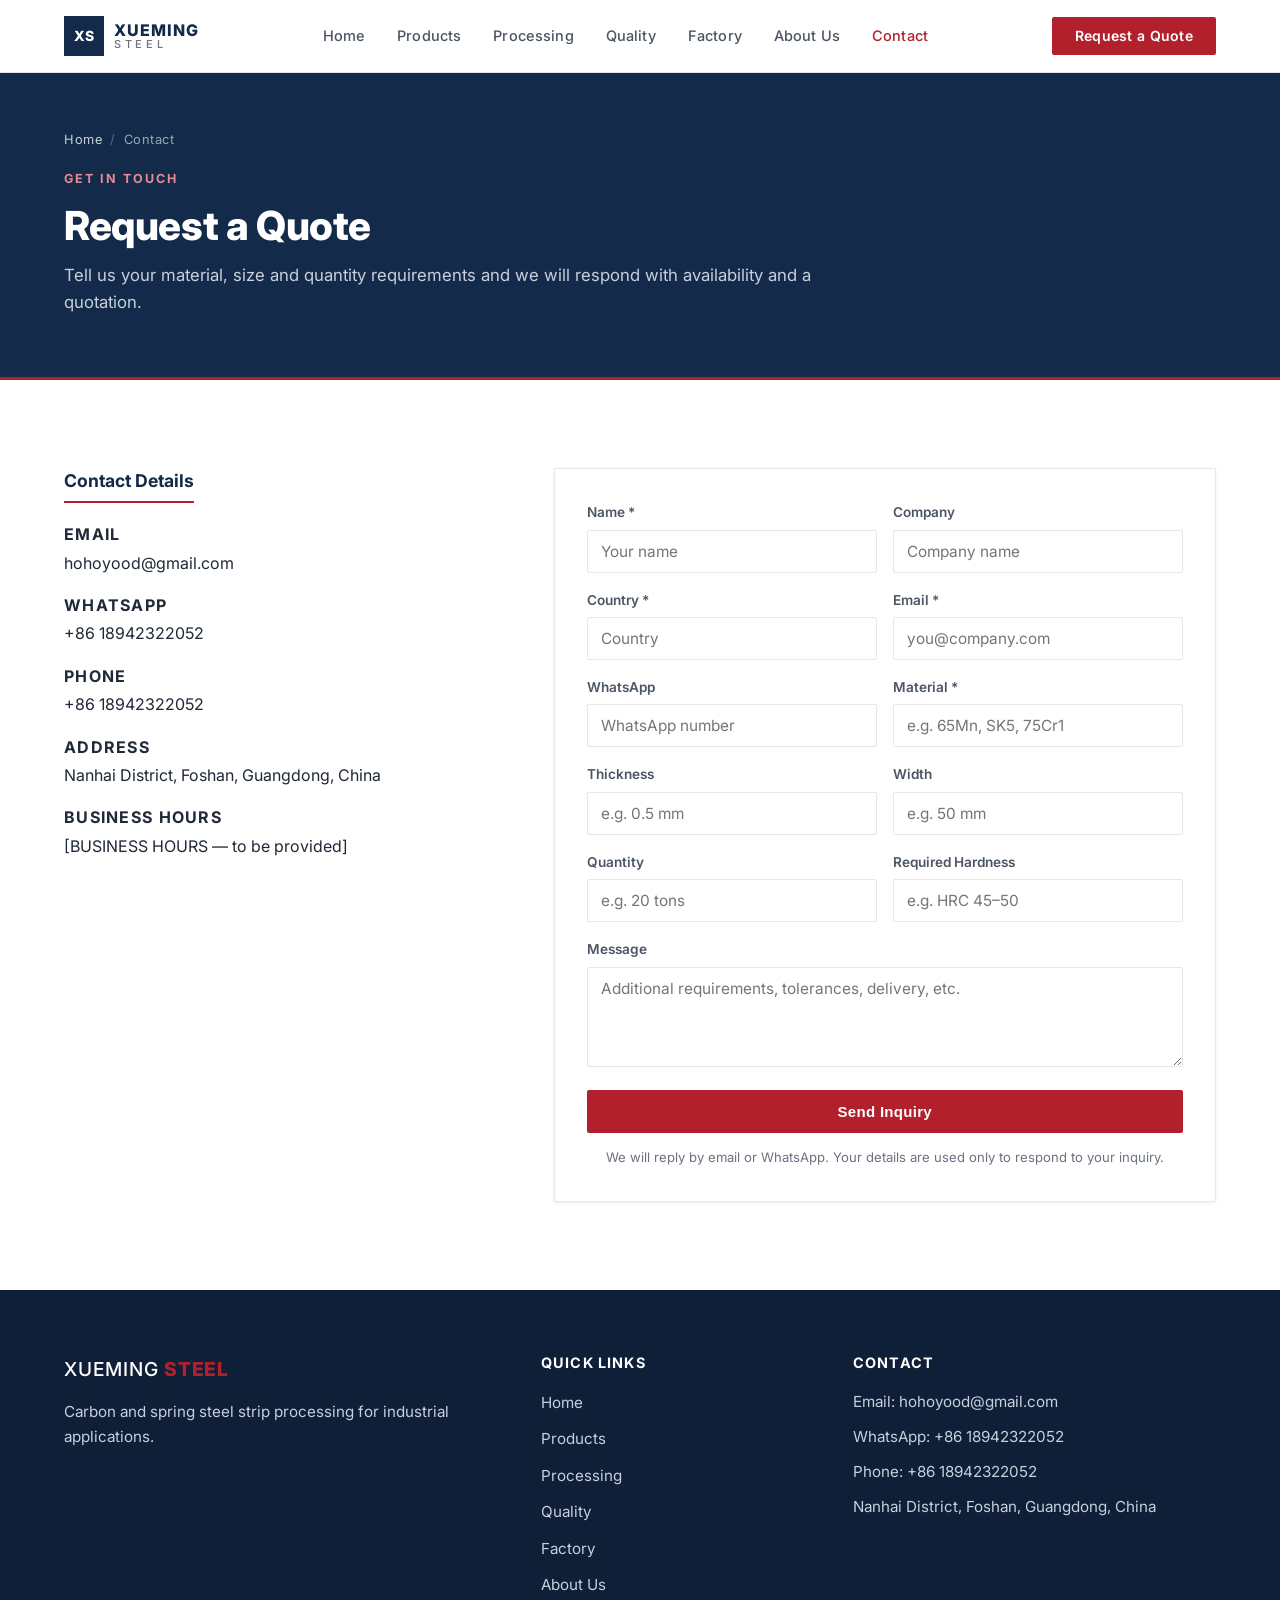
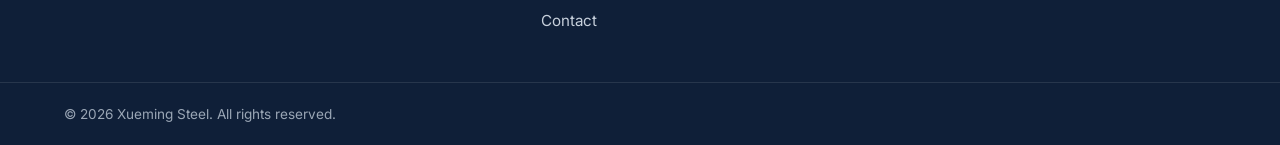
<file: contact.html>
<!DOCTYPE html>
<html lang="en">
<head>
  <meta charset="UTF-8" />
  <meta name="viewport" content="width=device-width, initial-scale=1.0" />

  <!-- SEO -->
  <title>Contact — Request a Quote | Xueming Steel</title>
  <meta name="description" content="Request a quote for high carbon steel, spring steel, steel strip and coil. Tell us your material, thickness, width, quantity and hardness requirements." />
  <meta name="keywords" content="request a quote, steel inquiry, high carbon steel quote, spring steel quote, steel strip quote" />

  <!-- Open Graph (basic) -->
  <meta property="og:title" content="Contact | Xueming Steel" />
  <meta property="og:description" content="Request a quote for high carbon and spring steel strip and coil." />
  <meta property="og:type" content="website" />

  <!-- Fonts -->
  <link rel="preconnect" href="https://fonts.googleapis.com" />
  <link rel="preconnect" href="https://fonts.gstatic.com" crossorigin />
  <link href="https://fonts.googleapis.com/css2?family=Inter:wght@400;500;600;700;800&display=swap" rel="stylesheet" />

  <link rel="stylesheet" href="css/style.css" />
</head>
<body>

  <!-- ============================================================
       HEADER / NAVIGATION
  ============================================================ -->
  <header class="site-header" id="siteHeader">
    <div class="container header-inner">
      <a href="index.html" class="logo" aria-label="Xueming Steel home">
        <span class="logo-mark">XS</span>
        <span class="logo-text"><strong>XUEMING</strong><em>STEEL</em></span>
      </a>
      <nav class="main-nav" id="mainNav" aria-label="Primary navigation">
        <ul class="nav-list">
          <li><a href="index.html" class="nav-link">Home</a></li>
          <li><a href="products.html" class="nav-link">Products</a></li>
          <li><a href="processing.html" class="nav-link">Processing</a></li>
          <li><a href="quality.html" class="nav-link">Quality</a></li>
          <li><a href="factory.html" class="nav-link">Factory</a></li>
          <li><a href="about.html" class="nav-link">About Us</a></li>
          <li><a href="contact.html" class="nav-link is-active" aria-current="page">Contact</a></li>
        </ul>
      </nav>
      <div class="header-actions">
        <a href="contact.html" class="btn btn-accent btn-quote">Request a Quote</a>
        <button class="nav-toggle" id="navToggle" aria-label="Open menu" aria-expanded="false" aria-controls="mainNav">
          <span class="nav-toggle-bar"></span>
          <span class="nav-toggle-bar"></span>
          <span class="nav-toggle-bar"></span>
        </button>
      </div>
    </div>
  </header>

  <main>

    <!-- Page hero -->
    <section class="page-hero">
      <div class="container">
        <p class="page-crumbs"><a href="index.html">Home</a> <span class="sep">/</span> Contact</p>
        <p class="eyebrow">Get in Touch</p>
        <h1 class="page-hero-title">Request a Quote</h1>
        <p class="page-hero-sub">
          Tell us your material, size and quantity requirements and we will
          respond with availability and a quotation.
        </p>
      </div>
    </section>

    <!-- Contact -->
    <section class="section">
      <div class="container">
        <div class="contact-layout reveal">

          <div class="contact-info">
            <h3>Contact Details</h3>
            <ul class="contact-list">
              <li>
                <span class="contact-label">Email</span>
                <a href="mailto:hohoyood@gmail.com">hohoyood@gmail.com</a>
              </li>
              <li>
                <span class="contact-label">WhatsApp</span>
                <a href="https://wa.me/8618942322052" target="_blank" rel="noopener">+86 18942322052</a>
              </li>
              <li>
                <span class="contact-label">Phone</span>
                <a href="tel:+8618942322052">+86 18942322052</a>
              </li>
              <li>
                <span class="contact-label">Address</span>
                <span>Nanhai District, Foshan, Guangdong, China</span>
              </li>
              <li>
                <span class="contact-label">Business Hours</span>
                <span>[BUSINESS HOURS — to be provided]</span>
              </li>
            </ul>
          </div>

          <!--
            TODO: Connect this form to a backend / email service.
            Currently there is NO backend — the form is handled by
            js/main.js, which opens the visitor's email client (mailto).
            To add email delivery later, point this form's action to a
            form handler (e.g. Formspree, a server endpoint, or your
            company mail service) and update the recipient in js/main.js.
          -->
          <form class="quote-form" id="quoteForm" action="#" method="post" novalidate>
            <div class="form-row">
              <div class="form-field">
                <label for="fName">Name *</label>
                <input type="text" id="fName" name="name" required placeholder="Your name" />
              </div>
              <div class="form-field">
                <label for="fCompany">Company</label>
                <input type="text" id="fCompany" name="company" placeholder="Company name" />
              </div>
            </div>

            <div class="form-row">
              <div class="form-field">
                <label for="fCountry">Country *</label>
                <input type="text" id="fCountry" name="country" required placeholder="Country" />
              </div>
              <div class="form-field">
                <label for="fEmail">Email *</label>
                <input type="email" id="fEmail" name="email" required placeholder="you@company.com" />
              </div>
            </div>

            <div class="form-row">
              <div class="form-field">
                <label for="fWhatsapp">WhatsApp</label>
                <input type="text" id="fWhatsapp" name="whatsapp" placeholder="WhatsApp number" />
              </div>
              <div class="form-field">
                <label for="fMaterial">Material *</label>
                <input type="text" id="fMaterial" name="material" required placeholder="e.g. 65Mn, SK5, 75Cr1" />
              </div>
            </div>

            <div class="form-row">
              <div class="form-field">
                <label for="fThickness">Thickness</label>
                <input type="text" id="fThickness" name="thickness" placeholder="e.g. 0.5 mm" />
              </div>
              <div class="form-field">
                <label for="fWidth">Width</label>
                <input type="text" id="fWidth" name="width" placeholder="e.g. 50 mm" />
              </div>
            </div>

            <div class="form-row">
              <div class="form-field">
                <label for="fQuantity">Quantity</label>
                <input type="text" id="fQuantity" name="quantity" placeholder="e.g. 20 tons" />
              </div>
              <div class="form-field">
                <label for="fHardness">Required Hardness</label>
                <input type="text" id="fHardness" name="hardness" placeholder="e.g. HRC 45–50" />
              </div>
            </div>

            <div class="form-field">
              <label for="fMessage">Message</label>
              <textarea id="fMessage" name="message" rows="4" placeholder="Additional requirements, tolerances, delivery, etc."></textarea>
            </div>

            <button type="submit" class="btn btn-accent btn-block">Send Inquiry</button>
            <p class="form-note">We will reply by email or WhatsApp. Your details are used only to respond to your inquiry.</p>
          </form>

        </div>
      </div>
    </section>

  </main>

  <!-- ============================================================
       FOOTER
  ============================================================ -->
  <footer class="site-footer">
    <div class="container footer-inner">
      <div class="footer-brand">
        <span class="footer-logo">XUEMING <strong>STEEL</strong></span>
        <p>Carbon and spring steel strip processing for industrial applications.</p>
      </div>
      <nav class="footer-nav" aria-label="Footer navigation">
        <h3>Quick Links</h3>
        <ul>
          <li><a href="index.html">Home</a></li>
          <li><a href="products.html">Products</a></li>
          <li><a href="processing.html">Processing</a></li>
          <li><a href="quality.html">Quality</a></li>
          <li><a href="factory.html">Factory</a></li>
          <li><a href="about.html">About Us</a></li>
          <li><a href="contact.html">Contact</a></li>
        </ul>
      </nav>
      <div class="footer-contact">
        <h3>Contact</h3>
        <ul>
          <li>Email: <a href="mailto:hohoyood@gmail.com">hohoyood@gmail.com</a></li>
          <li>WhatsApp: <a href="https://wa.me/8618942322052" target="_blank" rel="noopener">+86 18942322052</a></li>
          <li>Phone: <a href="tel:+8618942322052">+86 18942322052</a></li>
          <li>Nanhai District, Foshan, Guangdong, China</li>
        </ul>
      </div>
    </div>
    <div class="footer-bottom">
      <div class="container">
        <p>&copy; <span id="year"></span> Xueming Steel. All rights reserved.</p>
      </div>
    </div>
  </footer>

  <script src="js/main.js"></script>
</body>
</html>
</file>
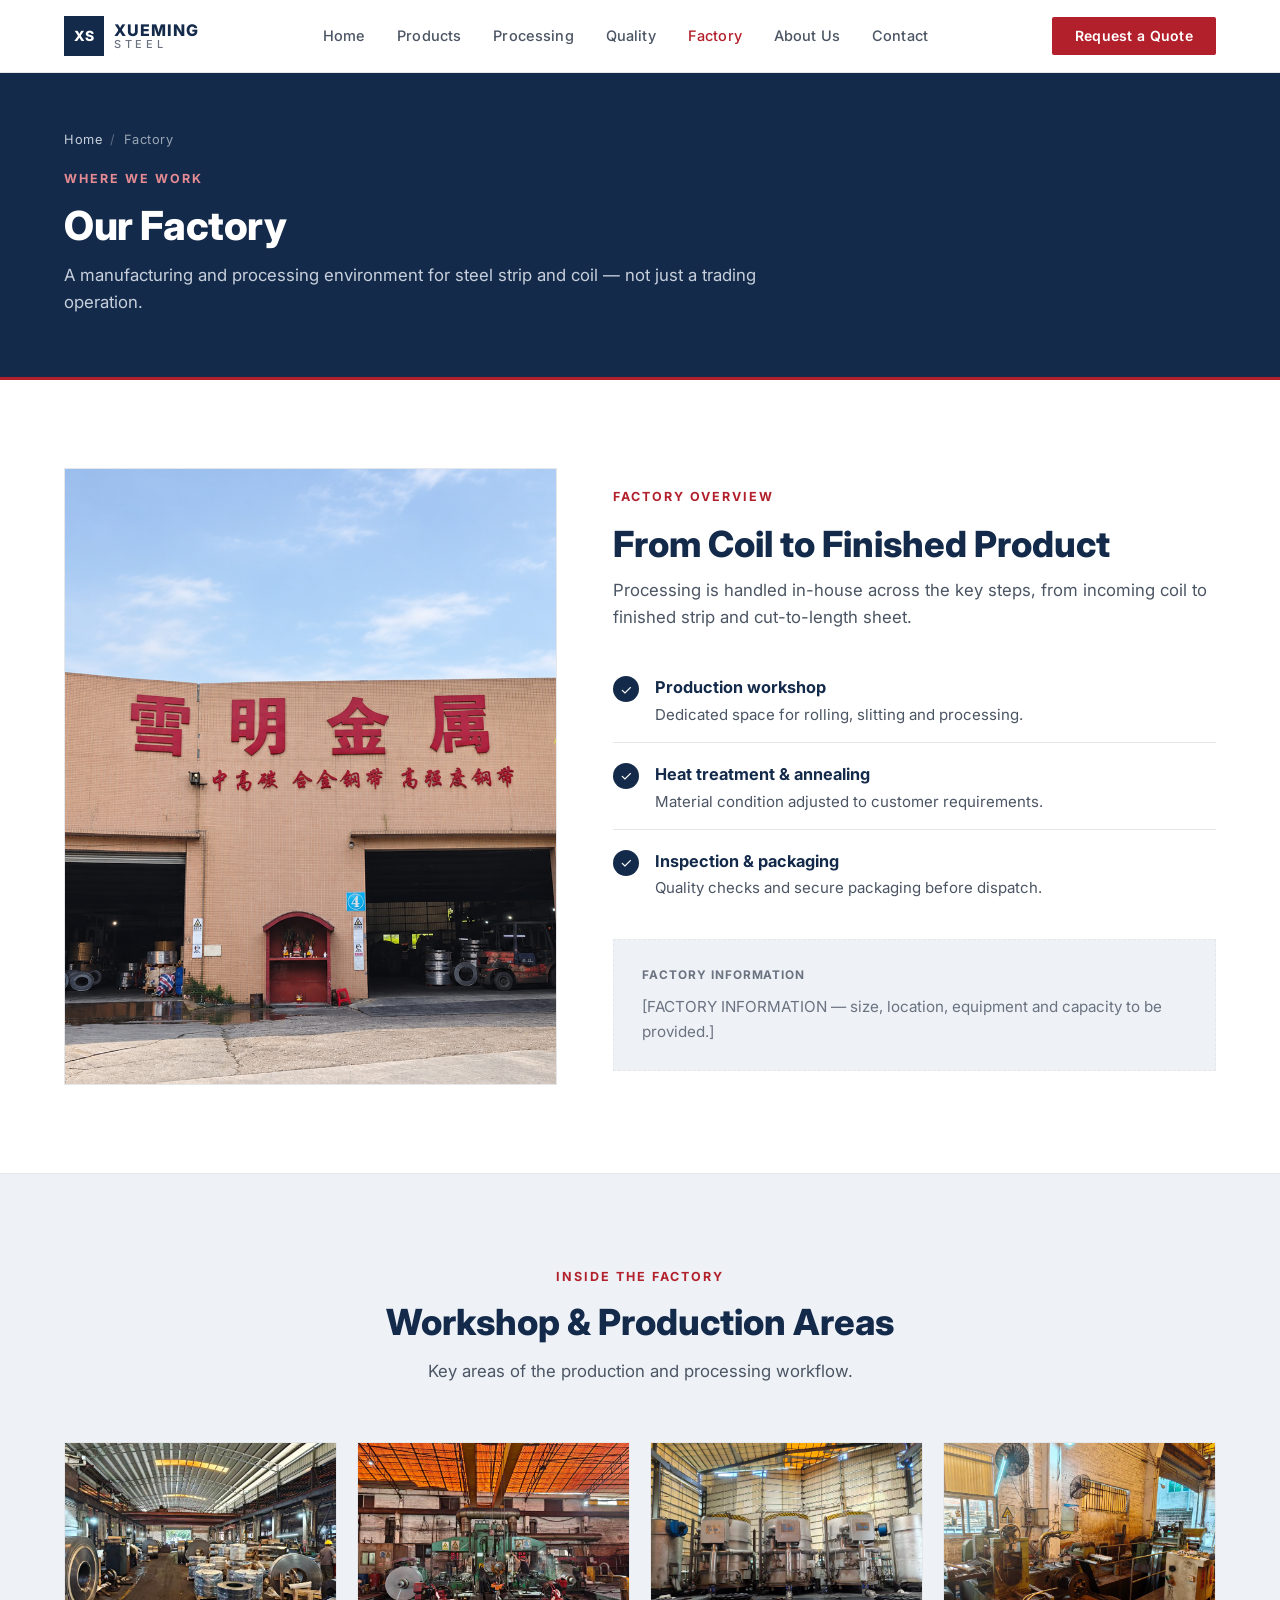
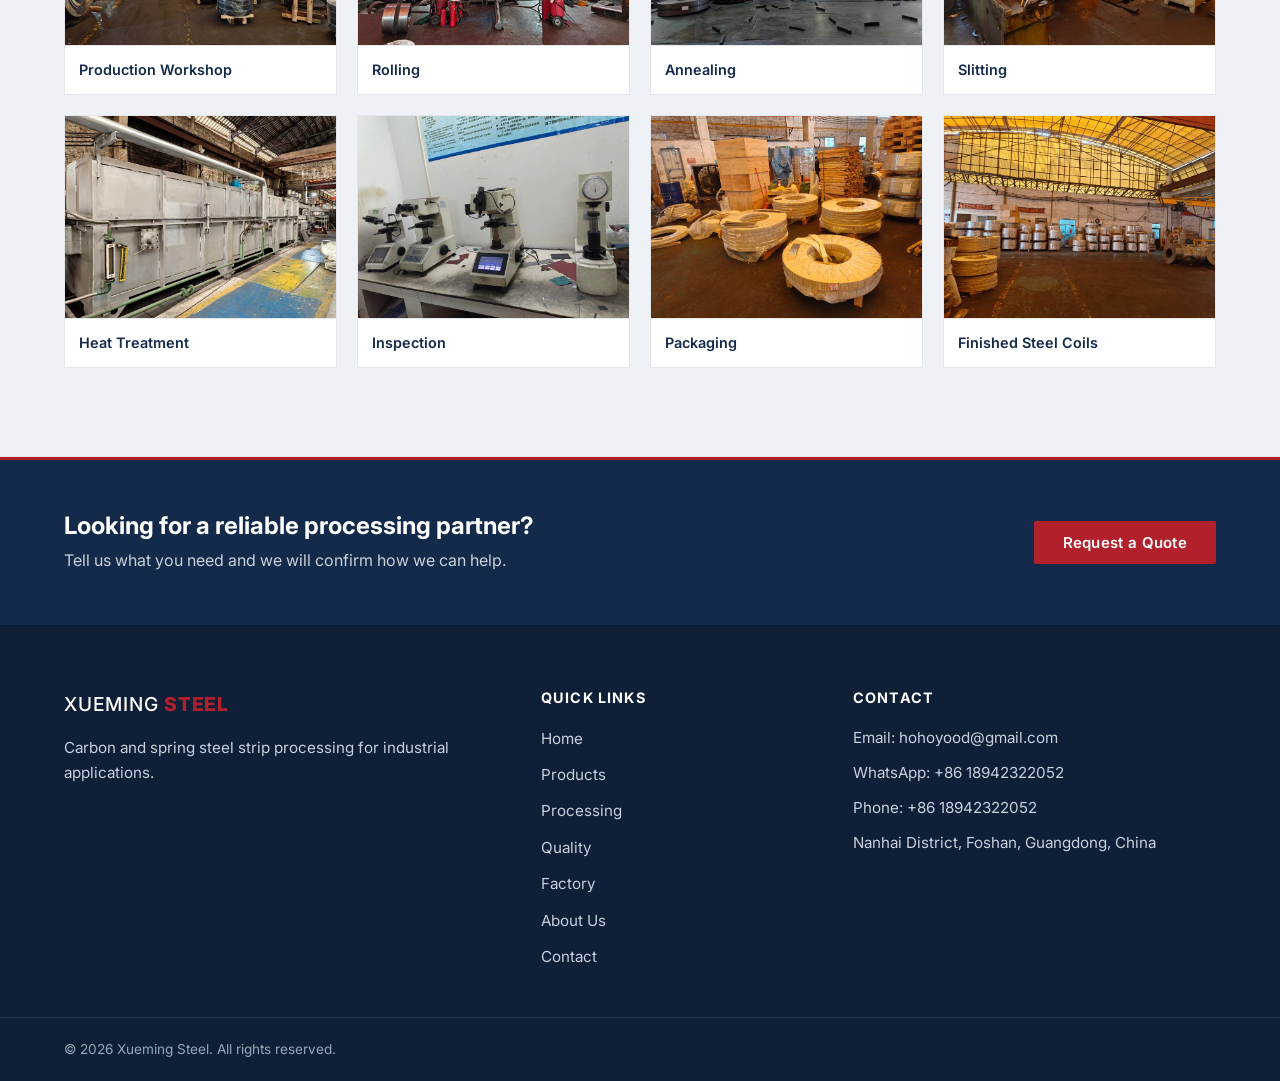
<file: factory.html>
<!DOCTYPE html>
<html lang="en">
<head>
  <meta charset="UTF-8" />
  <meta name="viewport" content="width=device-width, initial-scale=1.0" />

  <!-- SEO -->
  <title>Factory — Steel Manufacturing &amp; Processing | Xueming Steel</title>
  <meta name="description" content="Xueming Steel factory: steel rolling, annealing, slitting, heat treatment, inspection and packaging for high carbon and spring steel strip and coil." />
  <meta name="keywords" content="steel factory, steel processing plant, steel rolling, annealing, slitting, heat treatment, steel coil" />

  <!-- Open Graph (basic) -->
  <meta property="og:title" content="Factory | Xueming Steel" />
  <meta property="og:description" content="Steel manufacturing and processing capabilities for strip and coil." />
  <meta property="og:type" content="website" />

  <!-- Fonts -->
  <link rel="preconnect" href="https://fonts.googleapis.com" />
  <link rel="preconnect" href="https://fonts.gstatic.com" crossorigin />
  <link href="https://fonts.googleapis.com/css2?family=Inter:wght@400;500;600;700;800&display=swap" rel="stylesheet" />

  <link rel="stylesheet" href="css/style.css" />
</head>
<body>

  <!-- ============================================================
       HEADER / NAVIGATION
  ============================================================ -->
  <header class="site-header" id="siteHeader">
    <div class="container header-inner">
      <a href="index.html" class="logo" aria-label="Xueming Steel home">
        <span class="logo-mark">XS</span>
        <span class="logo-text"><strong>XUEMING</strong><em>STEEL</em></span>
      </a>
      <nav class="main-nav" id="mainNav" aria-label="Primary navigation">
        <ul class="nav-list">
          <li><a href="index.html" class="nav-link">Home</a></li>
          <li><a href="products.html" class="nav-link">Products</a></li>
          <li><a href="processing.html" class="nav-link">Processing</a></li>
          <li><a href="quality.html" class="nav-link">Quality</a></li>
          <li><a href="factory.html" class="nav-link is-active" aria-current="page">Factory</a></li>
          <li><a href="about.html" class="nav-link">About Us</a></li>
          <li><a href="contact.html" class="nav-link">Contact</a></li>
        </ul>
      </nav>
      <div class="header-actions">
        <a href="contact.html" class="btn btn-accent btn-quote">Request a Quote</a>
        <button class="nav-toggle" id="navToggle" aria-label="Open menu" aria-expanded="false" aria-controls="mainNav">
          <span class="nav-toggle-bar"></span>
          <span class="nav-toggle-bar"></span>
          <span class="nav-toggle-bar"></span>
        </button>
      </div>
    </div>
  </header>

  <main>

    <!-- Page hero -->
    <section class="page-hero">
      <div class="container">
        <p class="page-crumbs"><a href="index.html">Home</a> <span class="sep">/</span> Factory</p>
        <p class="eyebrow">Where We Work</p>
        <h1 class="page-hero-title">Our Factory</h1>
        <p class="page-hero-sub">
          A manufacturing and processing environment for steel strip and coil —
          not just a trading operation.
        </p>
      </div>
    </section>

    <!-- Factory overview -->
    <section class="section">
      <div class="container split reveal">
        <div class="split-media">
          <figure class="split-figure">
            <img src="images/factory/factory-main.jpg" alt="Steel manufacturing and processing facility" loading="lazy" width="1600" height="900" />
          </figure>
        </div>
        <div class="split-copy">
          <p class="eyebrow">Factory Overview</p>
          <h2 class="section-title">From Coil to Finished Product</h2>
          <p class="section-sub">
            Processing is handled in-house across the key steps, from incoming
            coil to finished strip and cut-to-length sheet.
          </p>

          <ul class="feature-list">
            <li>
              <span class="feature-icon" aria-hidden="true">&#10003;</span>
              <div>
                <strong>Production workshop</strong>
                <p>Dedicated space for rolling, slitting and processing.</p>
              </div>
            </li>
            <li>
              <span class="feature-icon" aria-hidden="true">&#10003;</span>
              <div>
                <strong>Heat treatment &amp; annealing</strong>
                <p>Material condition adjusted to customer requirements.</p>
              </div>
            </li>
            <li>
              <span class="feature-icon" aria-hidden="true">&#10003;</span>
              <div>
                <strong>Inspection &amp; packaging</strong>
                <p>Quality checks and secure packaging before dispatch.</p>
              </div>
            </li>
          </ul>

          <div class="placeholder-box mt-24">
            <span class="ph-label">Factory information</span>
            <p>[FACTORY INFORMATION — size, location, equipment and capacity to be provided.]</p>
          </div>
        </div>
      </div>
    </section>

    <!-- Workshop sections -->
    <section class="section section-alt">
      <div class="container">
        <div class="section-head reveal">
          <p class="eyebrow">Inside the Factory</p>
          <h2 class="section-title">Workshop &amp; Production Areas</h2>
          <p class="section-sub">
            Key areas of the production and processing workflow.
          </p>
        </div>

        <div class="factory-grid reveal">

          <figure class="factory-card">
            <img src="images/factory/factory-01.jpg" alt="Production workshop" loading="lazy" width="1200" height="900" />
            <figcaption>Production Workshop</figcaption>
          </figure>

          <figure class="factory-card">
            <img src="images/factory/factory-rolling.jpg" alt="Steel rolling line" loading="lazy" width="1200" height="900" />
            <figcaption>Rolling</figcaption>
          </figure>

          <figure class="factory-card">
            <img src="images/factory/factory-annealing.jpg" alt="Steel annealing furnace" loading="lazy" width="1200" height="900" />
            <figcaption>Annealing</figcaption>
          </figure>

          <figure class="factory-card">
            <img src="images/factory/factory-slitting.jpg" alt="Steel slitting line" loading="lazy" width="1200" height="900" />
            <figcaption>Slitting</figcaption>
          </figure>

          <figure class="factory-card">
            <img src="images/factory/factory-heat-treatment.jpg" alt="Steel heat treatment" loading="lazy" width="1200" height="900" />
            <figcaption>Heat Treatment</figcaption>
          </figure>

          <figure class="factory-card">
            <img src="images/factory/factory-inspection.jpg" alt="Steel inspection" loading="lazy" width="1200" height="900" />
            <figcaption>Inspection</figcaption>
          </figure>

          <figure class="factory-card">
            <img src="images/processing/packaging.jpg" alt="Steel coil packaging" loading="lazy" width="1200" height="900" />
            <figcaption>Packaging</figcaption>
          </figure>

          <figure class="factory-card">
            <img src="images/factory/factory-coils.jpg" alt="Finished steel coils" loading="lazy" width="1200" height="900" />
            <figcaption>Finished Steel Coils</figcaption>
          </figure>

        </div>
      </div>
    </section>

    <!-- CTA -->
    <section class="cta-band">
      <div class="container cta-band-inner">
        <div>
          <h2>Looking for a reliable processing partner?</h2>
          <p>Tell us what you need and we will confirm how we can help.</p>
        </div>
        <a href="contact.html" class="btn btn-accent">Request a Quote</a>
      </div>
    </section>

  </main>

  <!-- ============================================================
       FOOTER
  ============================================================ -->
  <footer class="site-footer">
    <div class="container footer-inner">
      <div class="footer-brand">
        <span class="footer-logo">XUEMING <strong>STEEL</strong></span>
        <p>Carbon and spring steel strip processing for industrial applications.</p>
      </div>
      <nav class="footer-nav" aria-label="Footer navigation">
        <h3>Quick Links</h3>
        <ul>
          <li><a href="index.html">Home</a></li>
          <li><a href="products.html">Products</a></li>
          <li><a href="processing.html">Processing</a></li>
          <li><a href="quality.html">Quality</a></li>
          <li><a href="factory.html">Factory</a></li>
          <li><a href="about.html">About Us</a></li>
          <li><a href="contact.html">Contact</a></li>
        </ul>
      </nav>
      <div class="footer-contact">
        <h3>Contact</h3>
        <ul>
          <li>Email: <a href="mailto:hohoyood@gmail.com">hohoyood@gmail.com</a></li>
          <li>WhatsApp: <a href="https://wa.me/8618942322052" target="_blank" rel="noopener">+86 18942322052</a></li>
          <li>Phone: <a href="tel:+8618942322052">+86 18942322052</a></li>
          <li>Nanhai District, Foshan, Guangdong, China</li>
        </ul>
      </div>
    </div>
    <div class="footer-bottom">
      <div class="container">
        <p>&copy; <span id="year"></span> Xueming Steel. All rights reserved.</p>
      </div>
    </div>
  </footer>

  <script src="js/main.js"></script>
</body>
</html>
</file>
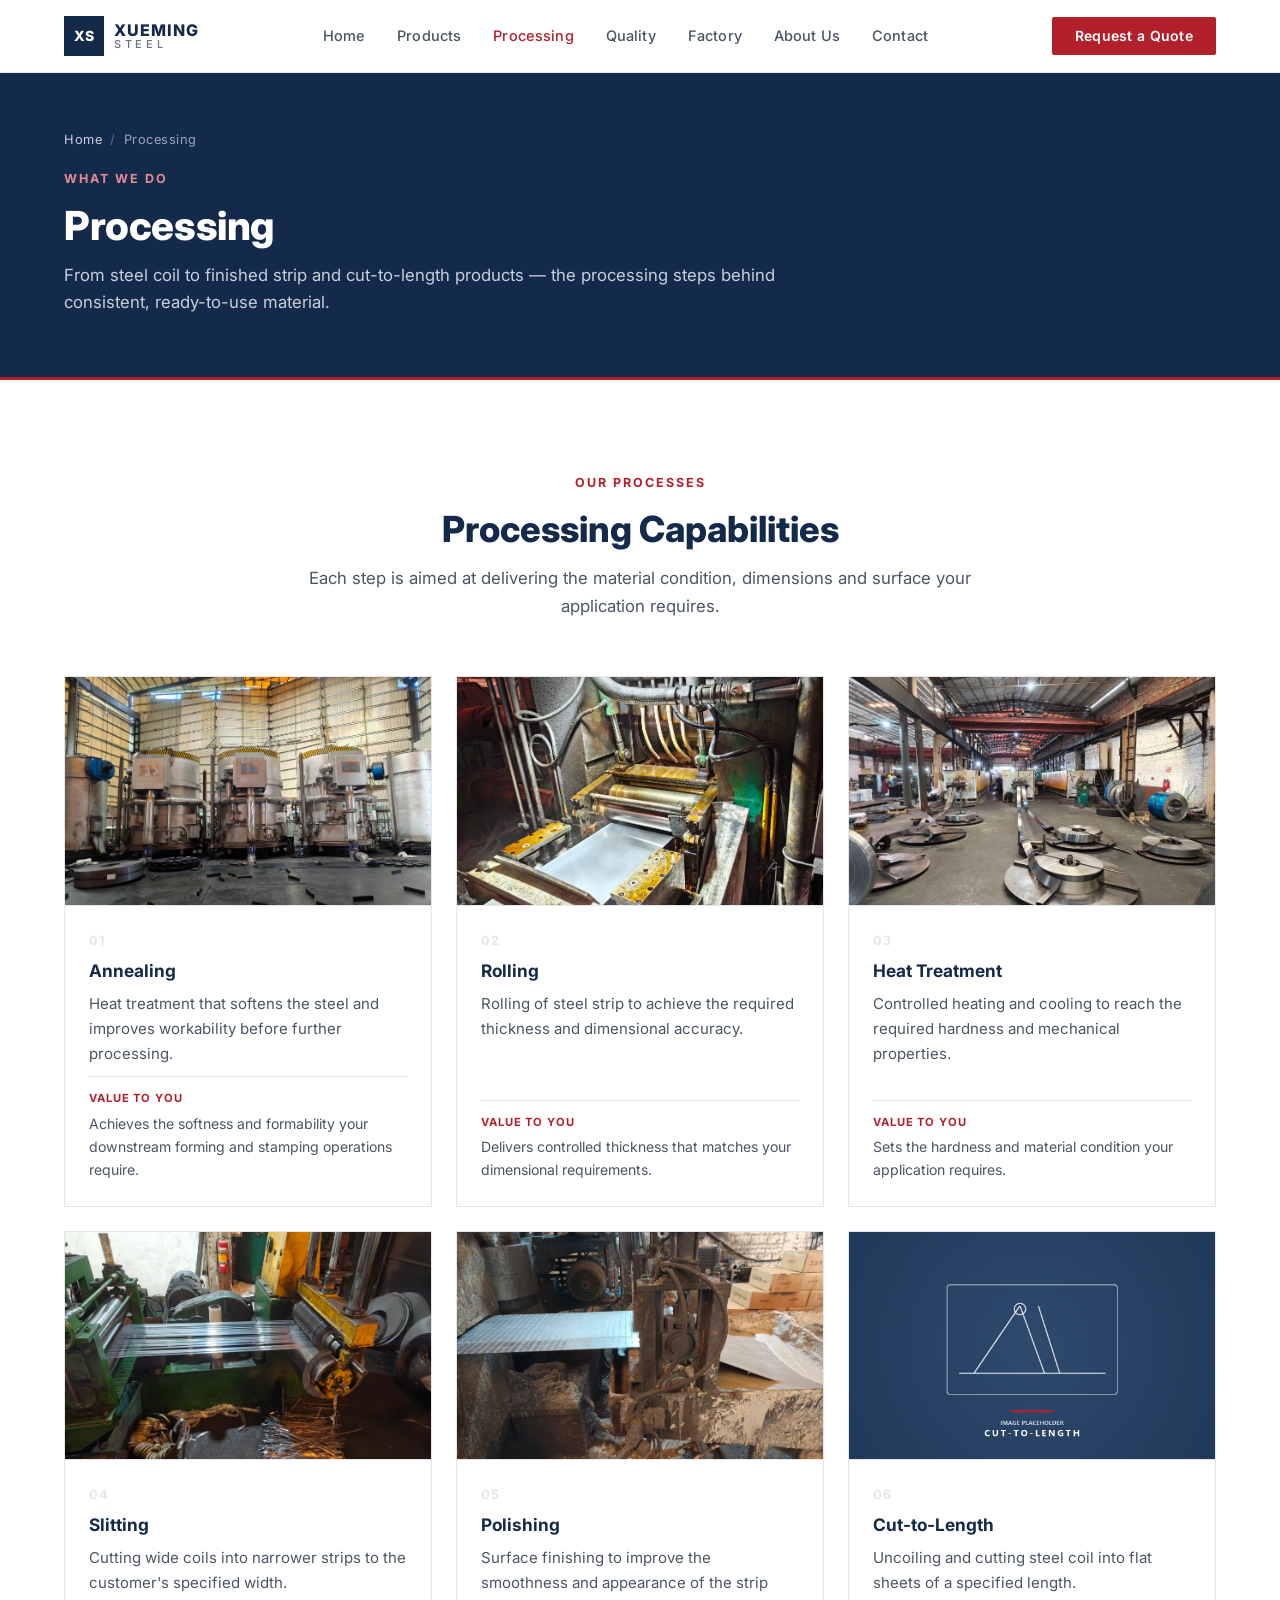
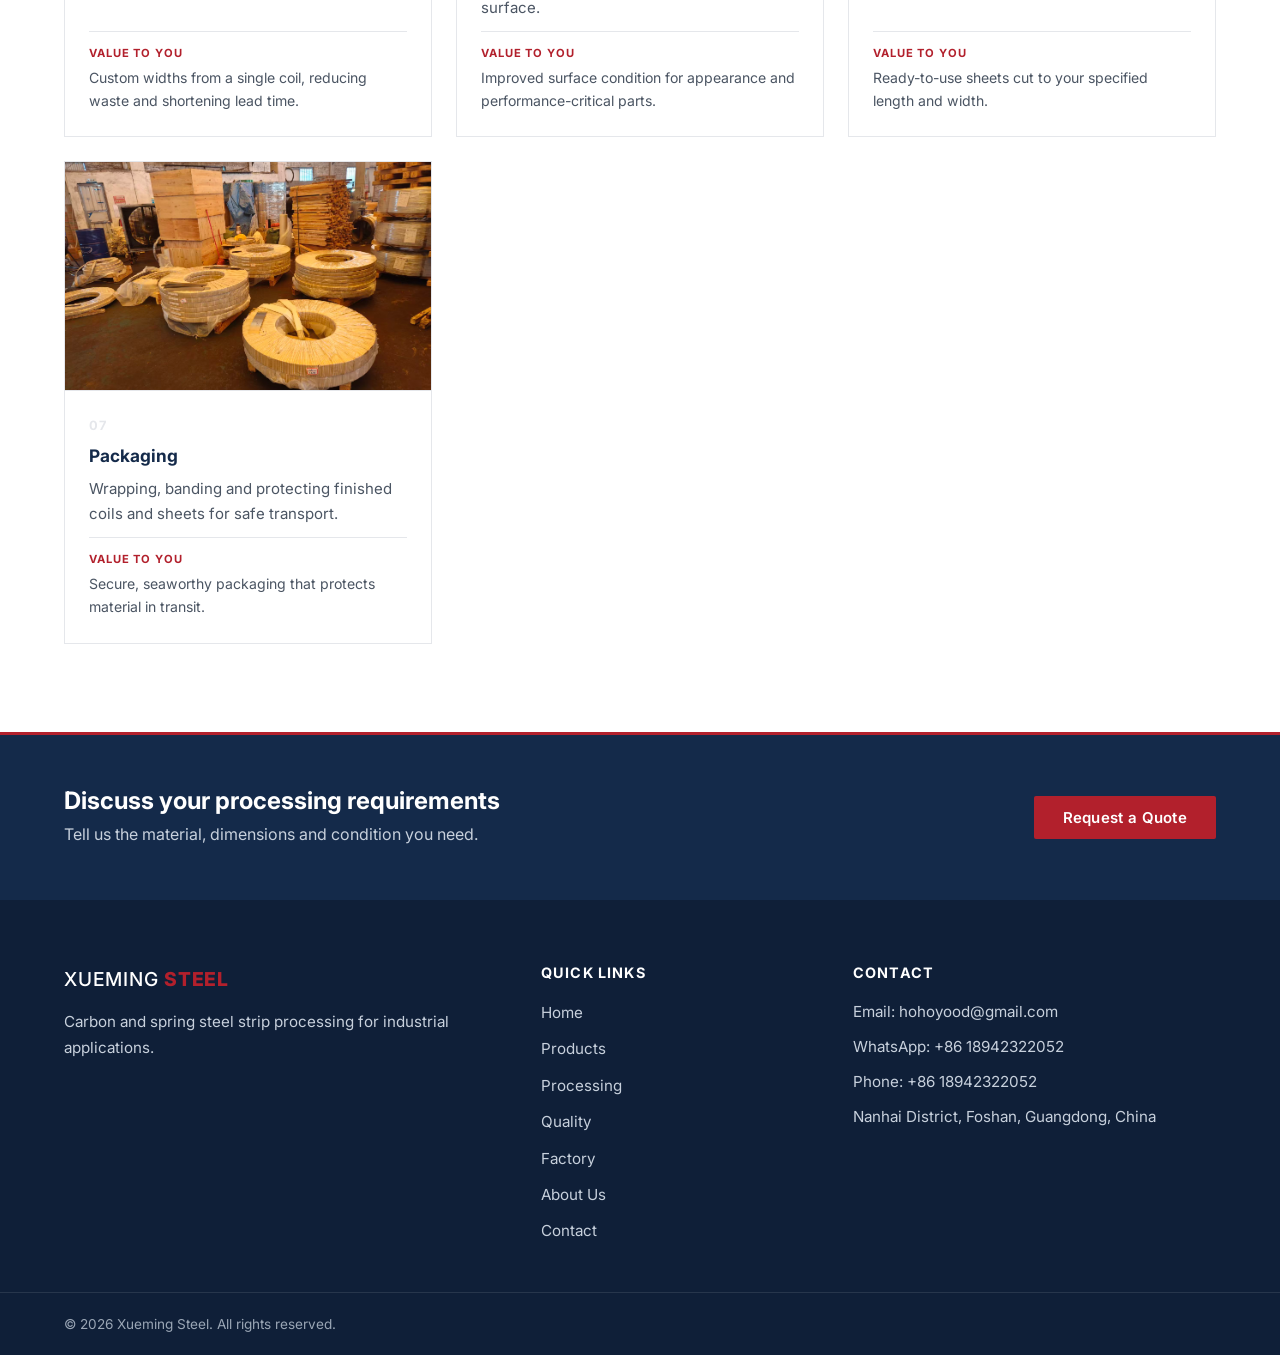
<file: processing.html>
<!DOCTYPE html>
<html lang="en">
<head>
  <meta charset="UTF-8" />
  <meta name="viewport" content="width=device-width, initial-scale=1.0" />

  <!-- SEO -->
  <title>Processing — Annealing, Rolling, Slitting &amp; More | Xueming Steel</title>
  <meta name="description" content="Steel processing services: annealing, rolling, heat treatment, slitting, polishing, cut-to-length and packaging for high carbon and spring steel strip." />
  <meta name="keywords" content="steel annealing, cold rolling, heat treatment, slitting, polishing, cut-to-length, steel packaging" />

  <!-- Open Graph (basic) -->
  <meta property="og:title" content="Processing | Xueming Steel" />
  <meta property="og:description" content="Steel strip processing from coil to finished strip and cut-to-length products." />
  <meta property="og:type" content="website" />

  <!-- Fonts -->
  <link rel="preconnect" href="https://fonts.googleapis.com" />
  <link rel="preconnect" href="https://fonts.gstatic.com" crossorigin />
  <link href="https://fonts.googleapis.com/css2?family=Inter:wght@400;500;600;700;800&display=swap" rel="stylesheet" />

  <link rel="stylesheet" href="css/style.css" />
</head>
<body>

  <!-- ============================================================
       HEADER / NAVIGATION
  ============================================================ -->
  <header class="site-header" id="siteHeader">
    <div class="container header-inner">
      <a href="index.html" class="logo" aria-label="Xueming Steel home">
        <span class="logo-mark">XS</span>
        <span class="logo-text"><strong>XUEMING</strong><em>STEEL</em></span>
      </a>
      <nav class="main-nav" id="mainNav" aria-label="Primary navigation">
        <ul class="nav-list">
          <li><a href="index.html" class="nav-link">Home</a></li>
          <li><a href="products.html" class="nav-link">Products</a></li>
          <li><a href="processing.html" class="nav-link is-active" aria-current="page">Processing</a></li>
          <li><a href="quality.html" class="nav-link">Quality</a></li>
          <li><a href="factory.html" class="nav-link">Factory</a></li>
          <li><a href="about.html" class="nav-link">About Us</a></li>
          <li><a href="contact.html" class="nav-link">Contact</a></li>
        </ul>
      </nav>
      <div class="header-actions">
        <a href="contact.html" class="btn btn-accent btn-quote">Request a Quote</a>
        <button class="nav-toggle" id="navToggle" aria-label="Open menu" aria-expanded="false" aria-controls="mainNav">
          <span class="nav-toggle-bar"></span>
          <span class="nav-toggle-bar"></span>
          <span class="nav-toggle-bar"></span>
        </button>
      </div>
    </div>
  </header>

  <main>

    <!-- Page hero -->
    <section class="page-hero">
      <div class="container">
        <p class="page-crumbs"><a href="index.html">Home</a> <span class="sep">/</span> Processing</p>
        <p class="eyebrow">What We Do</p>
        <h1 class="page-hero-title">Processing</h1>
        <p class="page-hero-sub">
          From steel coil to finished strip and cut-to-length products —
          the processing steps behind consistent, ready-to-use material.
        </p>
      </div>
    </section>

    <!-- Processes -->
    <section class="section">
      <div class="container">
        <div class="section-head reveal">
          <p class="eyebrow">Our Processes</p>
          <h2 class="section-title">Processing Capabilities</h2>
          <p class="section-sub">
            Each step is aimed at delivering the material condition, dimensions
            and surface your application requires.
          </p>
        </div>

        <div class="process-card-grid reveal">

          <article class="process-card">
            <figure class="process-card-media">
              <img src="images/processing/process-annealing.jpg" alt="Steel annealing process" loading="lazy" width="1200" height="900" />
            </figure>
            <div class="process-card-body">
              <span class="process-card-num">01</span>
              <h2 class="process-card-title">Annealing</h2>
              <p class="process-card-text">
                Heat treatment that softens the steel and improves workability
                before further processing.
              </p>
              <div class="process-card-value">
                <strong>Value to you</strong>
                Achieves the softness and formability your downstream
                forming and stamping operations require.
              </div>
            </div>
          </article>

          <article class="process-card">
            <figure class="process-card-media">
              <img src="images/processing/process-rolling.jpg" alt="Steel rolling process" loading="lazy" width="1200" height="900" />
            </figure>
            <div class="process-card-body">
              <span class="process-card-num">02</span>
              <h2 class="process-card-title">Rolling</h2>
              <p class="process-card-text">
                Rolling of steel strip to achieve the required thickness and
                dimensional accuracy.
              </p>
              <div class="process-card-value">
                <strong>Value to you</strong>
                Delivers controlled thickness that matches your
                dimensional requirements.
              </div>
            </div>
          </article>

          <article class="process-card">
            <figure class="process-card-media">
              <img src="images/processing/process-heat-treatment.jpg" alt="Steel heat treatment process" loading="lazy" width="1200" height="900" />
            </figure>
            <div class="process-card-body">
              <span class="process-card-num">03</span>
              <h2 class="process-card-title">Heat Treatment</h2>
              <p class="process-card-text">
                Controlled heating and cooling to reach the required hardness
                and mechanical properties.
              </p>
              <div class="process-card-value">
                <strong>Value to you</strong>
                Sets the hardness and material condition your
                application requires.
              </div>
            </div>
          </article>

          <article class="process-card">
            <figure class="process-card-media">
              <img src="images/processing/process-slitting.jpg" alt="Steel slitting process" loading="lazy" width="1200" height="900" />
            </figure>
            <div class="process-card-body">
              <span class="process-card-num">04</span>
              <h2 class="process-card-title">Slitting</h2>
              <p class="process-card-text">
                Cutting wide coils into narrower strips to the customer's
                specified width.
              </p>
              <div class="process-card-value">
                <strong>Value to you</strong>
                Custom widths from a single coil, reducing waste and
                shortening lead time.
              </div>
            </div>
          </article>

          <article class="process-card">
            <figure class="process-card-media">
              <img src="images/processing/process-polishing.jpg" alt="Steel strip polishing" loading="lazy" width="1200" height="900" />
            </figure>
            <div class="process-card-body">
              <span class="process-card-num">05</span>
              <h2 class="process-card-title">Polishing</h2>
              <p class="process-card-text">
                Surface finishing to improve the smoothness and appearance of
                the strip surface.
              </p>
              <div class="process-card-value">
                <strong>Value to you</strong>
                Improved surface condition for appearance and
                performance-critical parts.
              </div>
            </div>
          </article>

          <article class="process-card">
            <figure class="process-card-media">
              <img src="images/processing/process-cut-to-length.jpg" alt="Steel cut-to-length process" loading="lazy" width="1200" height="900" />
            </figure>
            <div class="process-card-body">
              <span class="process-card-num">06</span>
              <h2 class="process-card-title">Cut-to-Length</h2>
              <p class="process-card-text">
                Uncoiling and cutting steel coil into flat sheets of a
                specified length.
              </p>
              <div class="process-card-value">
                <strong>Value to you</strong>
                Ready-to-use sheets cut to your specified length
                and width.
              </div>
            </div>
          </article>

          <article class="process-card">
            <figure class="process-card-media">
              <img src="images/processing/packaging.jpg" alt="Steel coil packaging" loading="lazy" width="1200" height="900" />
            </figure>
            <div class="process-card-body">
              <span class="process-card-num">07</span>
              <h2 class="process-card-title">Packaging</h2>
              <p class="process-card-text">
                Wrapping, banding and protecting finished coils and sheets for
                safe transport.
              </p>
              <div class="process-card-value">
                <strong>Value to you</strong>
                Secure, seaworthy packaging that protects material
                in transit.
              </div>
            </div>
          </article>

        </div>
      </div>
    </section>

    <!-- CTA -->
    <section class="cta-band">
      <div class="container cta-band-inner">
        <div>
          <h2>Discuss your processing requirements</h2>
          <p>Tell us the material, dimensions and condition you need.</p>
        </div>
        <a href="contact.html" class="btn btn-accent">Request a Quote</a>
      </div>
    </section>

  </main>

  <!-- ============================================================
       FOOTER
  ============================================================ -->
  <footer class="site-footer">
    <div class="container footer-inner">
      <div class="footer-brand">
        <span class="footer-logo">XUEMING <strong>STEEL</strong></span>
        <p>Carbon and spring steel strip processing for industrial applications.</p>
      </div>
      <nav class="footer-nav" aria-label="Footer navigation">
        <h3>Quick Links</h3>
        <ul>
          <li><a href="index.html">Home</a></li>
          <li><a href="products.html">Products</a></li>
          <li><a href="processing.html">Processing</a></li>
          <li><a href="quality.html">Quality</a></li>
          <li><a href="factory.html">Factory</a></li>
          <li><a href="about.html">About Us</a></li>
          <li><a href="contact.html">Contact</a></li>
        </ul>
      </nav>
      <div class="footer-contact">
        <h3>Contact</h3>
        <ul>
          <li>Email: <a href="mailto:hohoyood@gmail.com">hohoyood@gmail.com</a></li>
          <li>WhatsApp: <a href="https://wa.me/8618942322052" target="_blank" rel="noopener">+86 18942322052</a></li>
          <li>Phone: <a href="tel:+8618942322052">+86 18942322052</a></li>
          <li>Nanhai District, Foshan, Guangdong, China</li>
        </ul>
      </div>
    </div>
    <div class="footer-bottom">
      <div class="container">
        <p>&copy; <span id="year"></span> Xueming Steel. All rights reserved.</p>
      </div>
    </div>
  </footer>

  <script src="js/main.js"></script>
</body>
</html>
</file>
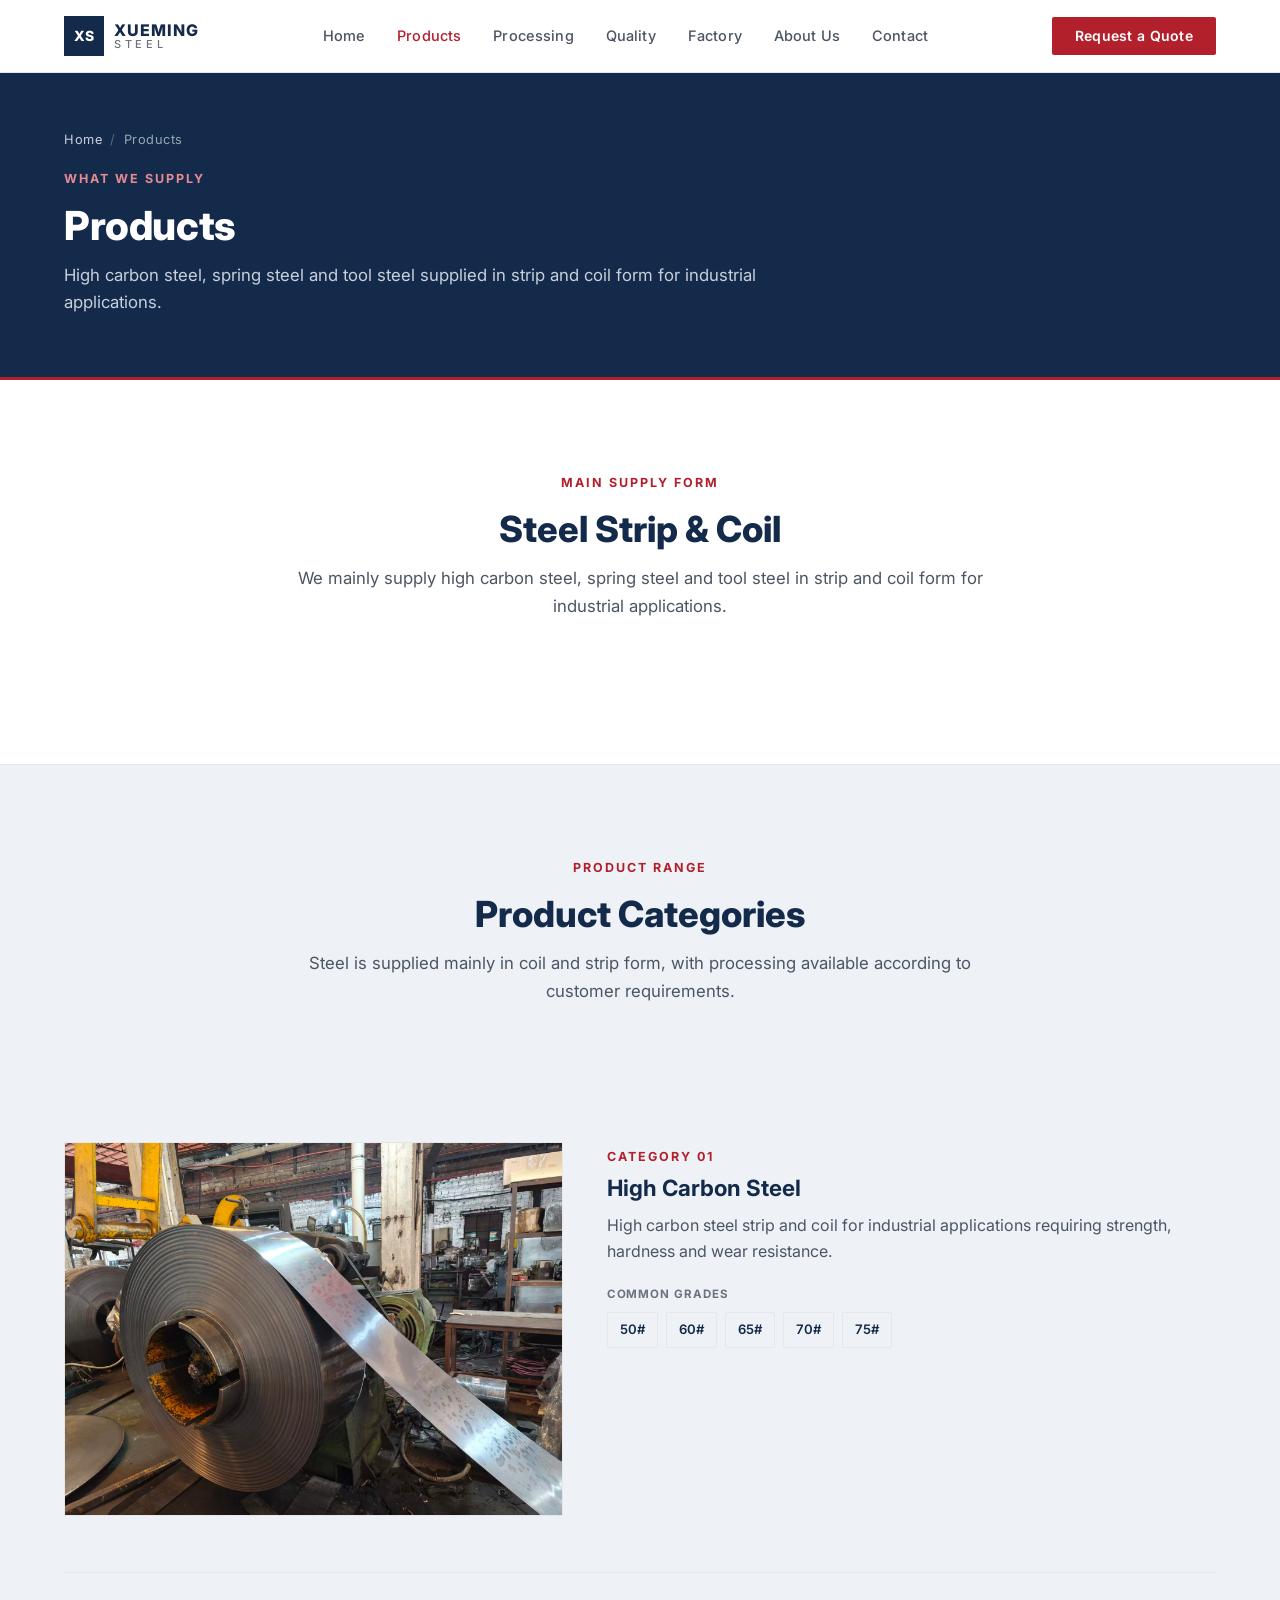
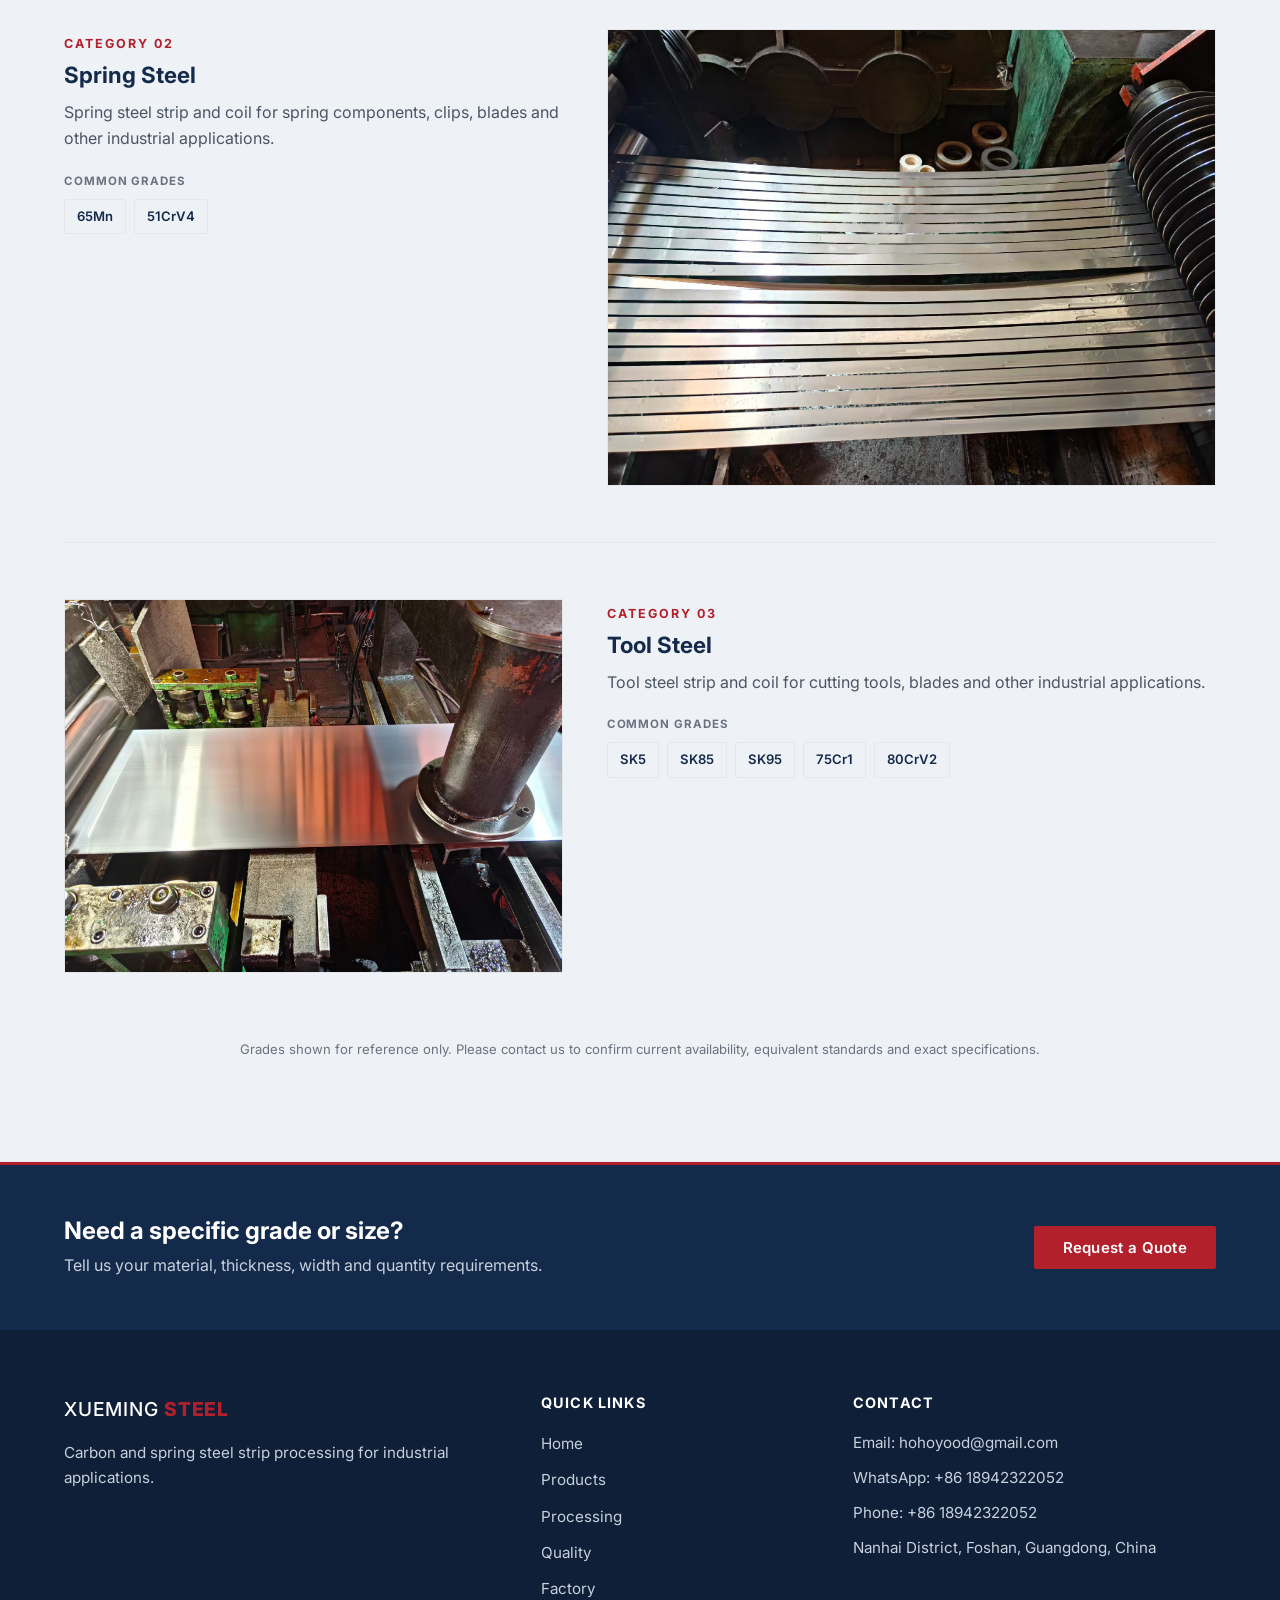
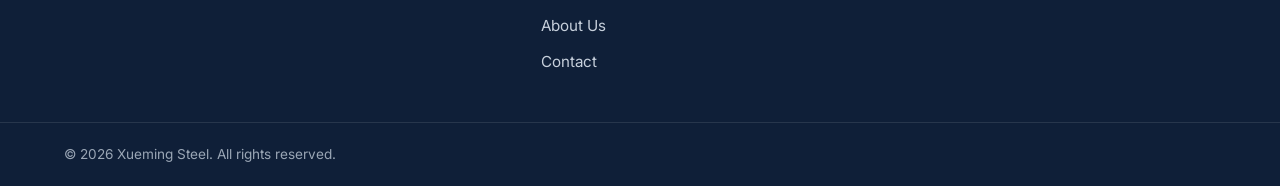
<file: products.html>
<!DOCTYPE html>
<html lang="en">
<head>
  <meta charset="UTF-8" />
  <meta name="viewport" content="width=device-width, initial-scale=1.0" />

  <!-- SEO -->
  <title>Products — High Carbon, Spring &amp; Tool Steel | Xueming Steel</title>
  <meta name="description" content="High carbon steel, spring steel and tool steel supplied in strip and coil form for industrial applications. Common grades include 65Mn, SK5, SK85, 75Cr1, 60#, 70# and 80CrV2." />
  <meta name="keywords" content="high carbon steel, spring steel, tool steel, steel strip, steel coil, 65Mn, SK5, SK85, 75Cr1, 60#, 70#, 80CrV2" />

  <!-- Open Graph (basic) -->
  <meta property="og:title" content="Products | Xueming Steel" />
  <meta property="og:description" content="High carbon steel, spring steel and tool steel supplied in strip and coil form for industrial applications." />
  <meta property="og:type" content="website" />

  <!-- Fonts -->
  <link rel="preconnect" href="https://fonts.googleapis.com" />
  <link rel="preconnect" href="https://fonts.gstatic.com" crossorigin />
  <link href="https://fonts.googleapis.com/css2?family=Inter:wght@400;500;600;700;800&display=swap" rel="stylesheet" />

  <link rel="stylesheet" href="css/style.css" />
</head>
<body class="products-page">

  <!-- ============================================================
       HEADER / NAVIGATION
  ============================================================ -->
  <header class="site-header" id="siteHeader">
    <div class="container header-inner">
      <a href="index.html" class="logo" aria-label="Xueming Steel home">
        <span class="logo-mark">XS</span>
        <span class="logo-text"><strong>XUEMING</strong><em>STEEL</em></span>
      </a>
      <nav class="main-nav" id="mainNav" aria-label="Primary navigation">
        <ul class="nav-list">
          <li><a href="index.html" class="nav-link">Home</a></li>
          <li><a href="products.html" class="nav-link is-active" aria-current="page">Products</a></li>
          <li><a href="processing.html" class="nav-link">Processing</a></li>
          <li><a href="quality.html" class="nav-link">Quality</a></li>
          <li><a href="factory.html" class="nav-link">Factory</a></li>
          <li><a href="about.html" class="nav-link">About Us</a></li>
          <li><a href="contact.html" class="nav-link">Contact</a></li>
        </ul>
      </nav>
      <div class="header-actions">
        <a href="contact.html" class="btn btn-accent btn-quote">Request a Quote</a>
        <button class="nav-toggle" id="navToggle" aria-label="Open menu" aria-expanded="false" aria-controls="mainNav">
          <span class="nav-toggle-bar"></span>
          <span class="nav-toggle-bar"></span>
          <span class="nav-toggle-bar"></span>
        </button>
      </div>
    </div>
  </header>

  <main>

    <!-- Page hero -->
    <section class="page-hero">
      <div class="container">
        <p class="page-crumbs"><a href="index.html">Home</a> <span class="sep">/</span> Products</p>
        <p class="eyebrow">What We Supply</p>
        <h1 class="page-hero-title">Products</h1>
        <p class="page-hero-sub">
          High carbon steel, spring steel and tool steel supplied in strip and coil
          form for industrial applications.
        </p>
      </div>
    </section>

    <!-- Main supply form -->
    <section class="section">
      <div class="container">
        <div class="section-head reveal">
          <p class="eyebrow">Main Supply Form</p>
          <h2 class="section-title">Steel Strip &amp; Coil</h2>
          <p class="section-sub">
            We mainly supply high carbon steel, spring steel and tool steel in strip and
            coil form for industrial applications.
          </p>
        </div>
      </div>
    </section>

    <!-- Product categories -->
    <section class="section section-alt">
      <div class="container">
        <div class="section-head reveal">
          <p class="eyebrow">Product Range</p>
          <h2 class="section-title">Product Categories</h2>
          <p class="section-sub">
            Steel is supplied mainly in coil and strip form, with processing available
            according to customer requirements.
          </p>
        </div>

        <div class="product-list">

          <!-- 01 High Carbon Steel -->
          <article class="product-detail reveal" id="high-carbon-steel">
            <figure class="product-detail-media">
              <img src="images/products/product-high-carbon.jpg" alt="High carbon steel strip" loading="lazy" width="1200" height="900" />
            </figure>
            <div class="product-detail-copy">
              <p class="eyebrow">Category 01</p>
              <h2 class="product-detail-title">High Carbon Steel</h2>
              <p class="product-detail-desc">
                High carbon steel strip and coil for industrial applications requiring
                strength, hardness and wear resistance.
              </p>
              <p class="grade-label">Common Grades</p>
              <div class="grade-tags">
                <span class="grade-tag">50#</span>
                <span class="grade-tag">60#</span>
                <span class="grade-tag">65#</span>
                <span class="grade-tag">70#</span>
                <span class="grade-tag">75#</span>
              </div>
            </div>
          </article>

          <!-- 02 Spring Steel -->
          <article class="product-detail reveal" id="spring-steel">
            <figure class="product-detail-media">
              <img src="images/products/product-spring-steel.jpg" alt="Spring steel strip" loading="lazy" width="1200" height="900" />
            </figure>
            <div class="product-detail-copy">
              <p class="eyebrow">Category 02</p>
              <h2 class="product-detail-title">Spring Steel</h2>
              <p class="product-detail-desc">
                Spring steel strip and coil for spring components, clips, blades and other
                industrial applications.
              </p>
              <p class="grade-label">Common Grades</p>
              <div class="grade-tags">
                <span class="grade-tag">65Mn</span>
                <span class="grade-tag">51CrV4</span>
              </div>
            </div>
          </article>

          <!-- 03 Tool Steel -->
          <article class="product-detail reveal" id="tool-steel">
            <figure class="product-detail-media">
              <img src="images/products/product-saw-blade.jpg" alt="Tool steel strip" loading="lazy" width="1200" height="900" />
            </figure>
            <div class="product-detail-copy">
              <p class="eyebrow">Category 03</p>
              <h2 class="product-detail-title">Tool Steel</h2>
              <p class="product-detail-desc">
                Tool steel strip and coil for cutting tools, blades and other industrial
                applications.
              </p>
              <p class="grade-label">Common Grades</p>
              <div class="grade-tags">
                <span class="grade-tag">SK5</span>
                <span class="grade-tag">SK85</span>
                <span class="grade-tag">SK95</span>
                <span class="grade-tag">75Cr1</span>
                <span class="grade-tag">80CrV2</span>
              </div>
            </div>
          </article>

        </div>

        <p class="grade-note text-center reveal">
          Grades shown for reference only. Please contact us to confirm current
          availability, equivalent standards and exact specifications.
        </p>
      </div>
    </section>

    <!-- CTA -->
    <section class="cta-band">
      <div class="container cta-band-inner">
        <div>
          <h2>Need a specific grade or size?</h2>
          <p>Tell us your material, thickness, width and quantity requirements.</p>
        </div>
        <a href="contact.html" class="btn btn-accent">Request a Quote</a>
      </div>
    </section>

  </main>

  <!-- ============================================================
       FOOTER
  ============================================================ -->
  <footer class="site-footer">
    <div class="container footer-inner">
      <div class="footer-brand">
        <span class="footer-logo">XUEMING <strong>STEEL</strong></span>
        <p>Carbon and spring steel strip processing for industrial applications.</p>
      </div>
      <nav class="footer-nav" aria-label="Footer navigation">
        <h3>Quick Links</h3>
        <ul>
          <li><a href="index.html">Home</a></li>
          <li><a href="products.html">Products</a></li>
          <li><a href="processing.html">Processing</a></li>
          <li><a href="quality.html">Quality</a></li>
          <li><a href="factory.html">Factory</a></li>
          <li><a href="about.html">About Us</a></li>
          <li><a href="contact.html">Contact</a></li>
        </ul>
      </nav>
      <div class="footer-contact">
        <h3>Contact</h3>
        <ul>
          <li>Email: <a href="mailto:hohoyood@gmail.com">hohoyood@gmail.com</a></li>
          <li>WhatsApp: <a href="https://wa.me/8618942322052" target="_blank" rel="noopener">+86 18942322052</a></li>
          <li>Phone: <a href="tel:+8618942322052">+86 18942322052</a></li>
          <li>Nanhai District, Foshan, Guangdong, China</li>
        </ul>
      </div>
    </div>
    <div class="footer-bottom">
      <div class="container">
        <p>&copy; <span id="year"></span> Xueming Steel. All rights reserved.</p>
      </div>
    </div>
  </footer>

  <script src="js/main.js"></script>
</body>
</html>
</file>
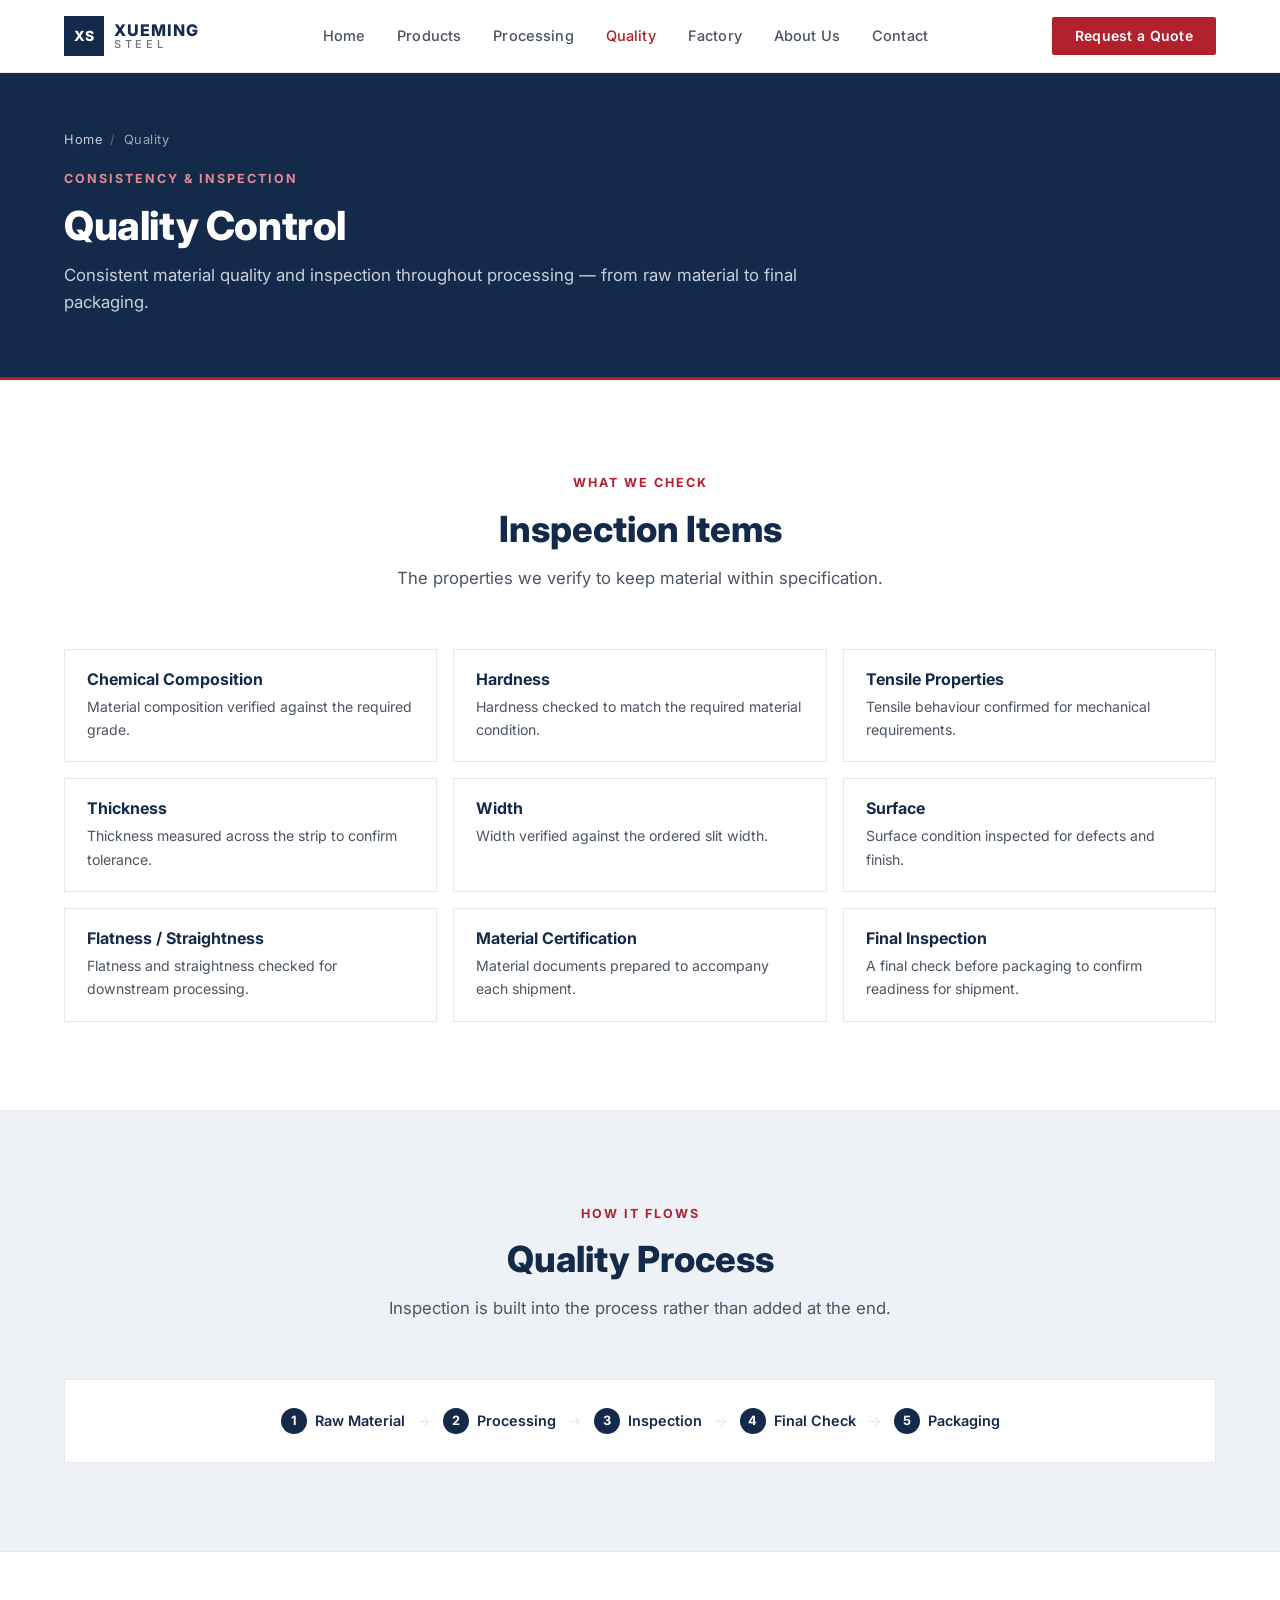
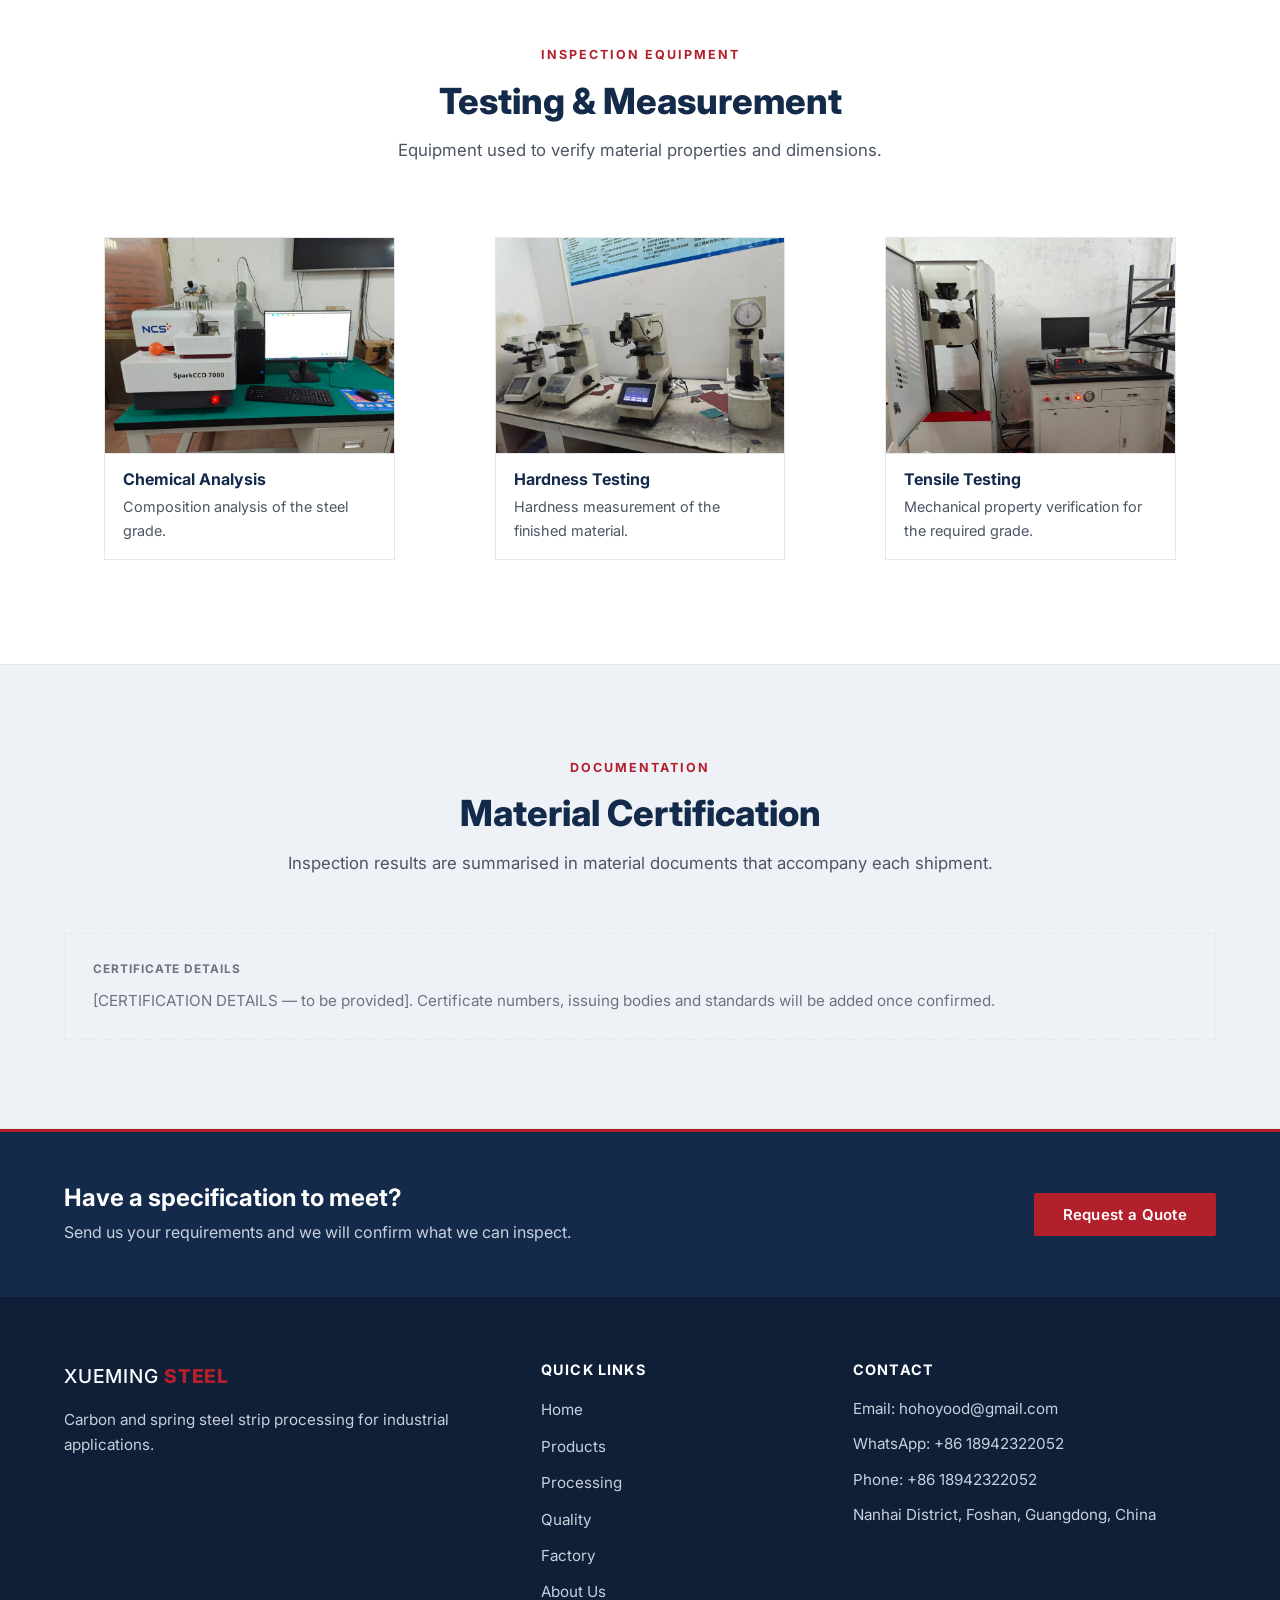
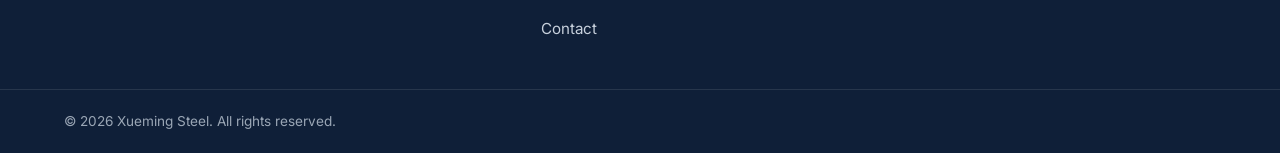
<file: quality.html>
<!DOCTYPE html>
<html lang="en">
<head>
  <meta charset="UTF-8" />
  <meta name="viewport" content="width=device-width, initial-scale=1.0" />

  <!-- SEO -->
  <title>Quality Control &amp; Inspection | Xueming Steel</title>
  <meta name="description" content="Quality control for steel strip and coil: chemical composition, hardness, tensile properties, thickness, width, surface and flatness inspection." />
  <meta name="keywords" content="steel quality control, chemical composition, hardness testing, tensile testing, steel inspection, material certification" />

  <!-- Open Graph (basic) -->
  <meta property="og:title" content="Quality Control | Xueming Steel" />
  <meta property="og:description" content="Consistent inspection of composition, hardness and dimensions throughout steel processing." />
  <meta property="og:type" content="website" />

  <!-- Fonts -->
  <link rel="preconnect" href="https://fonts.googleapis.com" />
  <link rel="preconnect" href="https://fonts.gstatic.com" crossorigin />
  <link href="https://fonts.googleapis.com/css2?family=Inter:wght@400;500;600;700;800&display=swap" rel="stylesheet" />

  <link rel="stylesheet" href="css/style.css" />
</head>
<body>

  <!-- ============================================================
       HEADER / NAVIGATION
  ============================================================ -->
  <header class="site-header" id="siteHeader">
    <div class="container header-inner">
      <a href="index.html" class="logo" aria-label="Xueming Steel home">
        <span class="logo-mark">XS</span>
        <span class="logo-text"><strong>XUEMING</strong><em>STEEL</em></span>
      </a>
      <nav class="main-nav" id="mainNav" aria-label="Primary navigation">
        <ul class="nav-list">
          <li><a href="index.html" class="nav-link">Home</a></li>
          <li><a href="products.html" class="nav-link">Products</a></li>
          <li><a href="processing.html" class="nav-link">Processing</a></li>
          <li><a href="quality.html" class="nav-link is-active" aria-current="page">Quality</a></li>
          <li><a href="factory.html" class="nav-link">Factory</a></li>
          <li><a href="about.html" class="nav-link">About Us</a></li>
          <li><a href="contact.html" class="nav-link">Contact</a></li>
        </ul>
      </nav>
      <div class="header-actions">
        <a href="contact.html" class="btn btn-accent btn-quote">Request a Quote</a>
        <button class="nav-toggle" id="navToggle" aria-label="Open menu" aria-expanded="false" aria-controls="mainNav">
          <span class="nav-toggle-bar"></span>
          <span class="nav-toggle-bar"></span>
          <span class="nav-toggle-bar"></span>
        </button>
      </div>
    </div>
  </header>

  <main>

    <!-- Page hero -->
    <section class="page-hero">
      <div class="container">
        <p class="page-crumbs"><a href="index.html">Home</a> <span class="sep">/</span> Quality</p>
        <p class="eyebrow">Consistency &amp; Inspection</p>
        <h1 class="page-hero-title">Quality Control</h1>
        <p class="page-hero-sub">
          Consistent material quality and inspection throughout processing —
          from raw material to final packaging.
        </p>
      </div>
    </section>

    <!-- Inspection items -->
    <section class="section">
      <div class="container">
        <div class="section-head reveal">
          <p class="eyebrow">What We Check</p>
          <h2 class="section-title">Inspection Items</h2>
          <p class="section-sub">
            The properties we verify to keep material within specification.
          </p>
        </div>

        <div class="inspection-grid reveal">

          <div class="inspection-item">
            <h3>Chemical Composition</h3>
            <p>Material composition verified against the required grade.</p>
          </div>
          <div class="inspection-item">
            <h3>Hardness</h3>
            <p>Hardness checked to match the required material condition.</p>
          </div>
          <div class="inspection-item">
            <h3>Tensile Properties</h3>
            <p>Tensile behaviour confirmed for mechanical requirements.</p>
          </div>
          <div class="inspection-item">
            <h3>Thickness</h3>
            <p>Thickness measured across the strip to confirm tolerance.</p>
          </div>
          <div class="inspection-item">
            <h3>Width</h3>
            <p>Width verified against the ordered slit width.</p>
          </div>
          <div class="inspection-item">
            <h3>Surface</h3>
            <p>Surface condition inspected for defects and finish.</p>
          </div>
          <div class="inspection-item">
            <h3>Flatness / Straightness</h3>
            <p>Flatness and straightness checked for downstream processing.</p>
          </div>
          <div class="inspection-item">
            <h3>Material Certification</h3>
            <p>Material documents prepared to accompany each shipment.</p>
          </div>
          <div class="inspection-item">
            <h3>Final Inspection</h3>
            <p>A final check before packaging to confirm readiness for shipment.</p>
          </div>

        </div>
      </div>
    </section>

    <!-- Process flow -->
    <section class="section section-alt">
      <div class="container">
        <div class="section-head reveal">
          <p class="eyebrow">How It Flows</p>
          <h2 class="section-title">Quality Process</h2>
          <p class="section-sub">
            Inspection is built into the process rather than added at the end.
          </p>
        </div>

        <div class="flow-band reveal">
          <ol class="flow-steps">
            <li><span class="flow-dot">1</span> Raw Material</li>
            <li><span class="flow-dot">2</span> Processing</li>
            <li><span class="flow-dot">3</span> Inspection</li>
            <li><span class="flow-dot">4</span> Final Check</li>
            <li><span class="flow-dot">5</span> Packaging</li>
          </ol>
        </div>
      </div>
    </section>

    <!-- Inspection equipment -->
    <section class="section">
      <div class="container">
        <div class="section-head reveal">
          <p class="eyebrow">Inspection Equipment</p>
          <h2 class="section-title">Testing &amp; Measurement</h2>
          <p class="section-sub">
            Equipment used to verify material properties and dimensions.
          </p>
        </div>

        <div class="equipment-grid reveal">

          <figure class="equipment-card">
            <img src="images/quality/quality-spectrometer.jpg" alt="Spectrometer for chemical composition analysis" loading="lazy" width="1200" height="900" />
            <div class="equipment-body">
              <h3>Chemical Analysis</h3>
              <p>Composition analysis of the steel grade.</p>
            </div>
          </figure>

          <figure class="equipment-card">
            <img src="images/quality/quality-hardness.jpg" alt="Hardness testing equipment" loading="lazy" width="1200" height="900" />
            <div class="equipment-body">
              <h3>Hardness Testing</h3>
              <p>Hardness measurement of the finished material.</p>
            </div>
          </figure>

          <figure class="equipment-card">
            <img src="images/quality/quality-tensile.jpg" alt="Tensile testing machine" loading="lazy" width="1200" height="900" />
            <div class="equipment-body">
              <h3>Tensile Testing</h3>
              <p>Mechanical property verification for the required grade.</p>
            </div>
          </figure>

        </div>
      </div>
    </section>

    <!-- Certification note -->
    <section class="section section-alt">
      <div class="container">
        <div class="section-head reveal">
          <p class="eyebrow">Documentation</p>
          <h2 class="section-title">Material Certification</h2>
          <p class="section-sub">
            Inspection results are summarised in material documents that
            accompany each shipment.
          </p>
        </div>
        <div class="placeholder-box reveal">
          <span class="ph-label">Certificate details</span>
          <p>
            [CERTIFICATION DETAILS — to be provided]. Certificate numbers,
            issuing bodies and standards will be added once confirmed.
          </p>
        </div>
      </div>
    </section>

    <!-- CTA -->
    <section class="cta-band">
      <div class="container cta-band-inner">
        <div>
          <h2>Have a specification to meet?</h2>
          <p>Send us your requirements and we will confirm what we can inspect.</p>
        </div>
        <a href="contact.html" class="btn btn-accent">Request a Quote</a>
      </div>
    </section>

  </main>

  <!-- ============================================================
       FOOTER
  ============================================================ -->
  <footer class="site-footer">
    <div class="container footer-inner">
      <div class="footer-brand">
        <span class="footer-logo">XUEMING <strong>STEEL</strong></span>
        <p>Carbon and spring steel strip processing for industrial applications.</p>
      </div>
      <nav class="footer-nav" aria-label="Footer navigation">
        <h3>Quick Links</h3>
        <ul>
          <li><a href="index.html">Home</a></li>
          <li><a href="products.html">Products</a></li>
          <li><a href="processing.html">Processing</a></li>
          <li><a href="quality.html">Quality</a></li>
          <li><a href="factory.html">Factory</a></li>
          <li><a href="about.html">About Us</a></li>
          <li><a href="contact.html">Contact</a></li>
        </ul>
      </nav>
      <div class="footer-contact">
        <h3>Contact</h3>
        <ul>
          <li>Email: <a href="mailto:hohoyood@gmail.com">hohoyood@gmail.com</a></li>
          <li>WhatsApp: <a href="https://wa.me/8618942322052" target="_blank" rel="noopener">+86 18942322052</a></li>
          <li>Phone: <a href="tel:+8618942322052">+86 18942322052</a></li>
          <li>Nanhai District, Foshan, Guangdong, China</li>
        </ul>
      </div>
    </div>
    <div class="footer-bottom">
      <div class="container">
        <p>&copy; <span id="year"></span> Xueming Steel. All rights reserved.</p>
      </div>
    </div>
  </footer>

  <script src="js/main.js"></script>
</body>
</html>
</file>
<file: css/style.css>
/* ==========================================================================
   Xueming Steel — B2B industrial website stylesheet
   Clean, professional, industrial. No frameworks, no dependencies.
   ========================================================================== */

/* --------------------------------------------------------------------------
   1. Design tokens
   -------------------------------------------------------------------------- */
:root {
  --white: #ffffff;
  --navy: #142a4a;          /* deep navy — primary dark color */
  --navy-2: #0f1f38;        /* darker navy for footer */
  --navy-soft: #eef2f7;     /* very light navy tint for alt sections */
  --gray-900: #1f2937;      /* body text */
  --gray-600: #4b5563;      /* secondary text */
  --gray-500: #6b7280;      /* muted text */
  --gray-100: #f3f4f6;      /* light surface */
  --gray-200: #e5e7eb;      /* borders */
  --accent: #b2202c;        /* industrial red — CTA accent */
  --accent-dark: #8f1a24;

  --font-sans: "Inter", "Segoe UI", "Helvetica Neue", Arial, sans-serif;

  --container: 1200px;
  --radius: 2px;            /* minimal radius — industrial, not "SaaS card" */
  --shadow-sm: 0 1px 3px rgba(16, 31, 56, 0.08);
  --shadow-md: 0 6px 20px rgba(16, 31, 56, 0.10);
  --header-h: 72px;
}

/* --------------------------------------------------------------------------
   2. Reset / base
   -------------------------------------------------------------------------- */
*, *::before, *::after { box-sizing: border-box; }

html {
  scroll-behavior: smooth;
  scroll-padding-top: calc(var(--header-h) + 12px);
  -webkit-text-size-adjust: 100%;
}

body {
  margin: 0;
  font-family: var(--font-sans);
  font-size: 16px;
  line-height: 1.65;
  color: var(--gray-900);
  background: var(--white);
  -webkit-font-smoothing: antialiased;
  text-rendering: optimizeLegibility;
}

img { max-width: 100%; height: auto; display: block; }

a { color: var(--navy); text-decoration: none; }
a:hover { color: var(--accent); }

h1, h2, h3, h4 { line-height: 1.2; margin: 0 0 0.5em; color: var(--navy); font-weight: 700; }

p { margin: 0 0 1em; }

ul, ol { margin: 0; padding: 0; list-style: none; }

.container {
  width: 100%;
  max-width: var(--container);
  margin: 0 auto;
  padding: 0 24px;
}

/* --------------------------------------------------------------------------
   3. Buttons
   -------------------------------------------------------------------------- */
.btn {
  display: inline-flex;
  align-items: center;
  justify-content: center;
  gap: 8px;
  padding: 13px 28px;
  font-size: 15px;
  font-weight: 600;
  letter-spacing: 0.02em;
  line-height: 1;
  border: 1px solid transparent;
  border-radius: var(--radius);
  cursor: pointer;
  transition: background-color .18s ease, color .18s ease, border-color .18s ease, transform .18s ease;
  white-space: nowrap;
}

.btn-accent {
  background: var(--accent);
  color: var(--white);
}
.btn-accent:hover { background: var(--accent-dark); color: var(--white); }

.btn-outline {
  background: transparent;
  color: var(--navy);
  border-color: var(--navy);
}
.btn-outline:hover { background: var(--navy); color: var(--white); }

.btn-block { width: 100%; }

.btn:active { transform: translateY(1px); }

/* --------------------------------------------------------------------------
   4. Header / navigation
   -------------------------------------------------------------------------- */
.site-header {
  position: sticky;
  top: 0;
  z-index: 100;
  background: var(--white);
  border-bottom: 1px solid var(--gray-200);
  transition: box-shadow .25s ease;
}
.site-header.is-scrolled { box-shadow: var(--shadow-sm); }

.header-inner {
  height: var(--header-h);
  display: flex;
  align-items: center;
  justify-content: space-between;
  gap: 24px;
}

/* Logo placeholder */
.logo {
  display: inline-flex;
  align-items: center;
  gap: 10px;
  color: var(--navy);
  line-height: 1;
}
.logo-mark {
  display: inline-flex;
  align-items: center;
  justify-content: center;
  width: 40px;
  height: 40px;
  background: var(--navy);
  color: var(--white);
  font-weight: 800;
  font-size: 14px;
  letter-spacing: 0.03em;
}
.logo-text { display: inline-flex; flex-direction: column; line-height: 1.05; }
.logo-text strong { font-size: 16px; font-weight: 800; letter-spacing: 0.06em; }
.logo-text em {
  font-style: normal;
  font-size: 11px;
  font-weight: 500;
  letter-spacing: 0.34em;
  color: var(--gray-500);
}

/* Nav */
.main-nav { display: flex; }
.nav-list { display: flex; align-items: center; gap: 4px; }

.nav-link {
  display: block;
  padding: 8px 14px;
  font-size: 14.5px;
  font-weight: 500;
  color: var(--gray-600);
  letter-spacing: 0.01em;
  transition: color .15s ease;
}
.nav-link:hover { color: var(--navy); }
.nav-link.is-active { color: var(--accent); }

.header-actions { display: flex; align-items: center; gap: 12px; }
.btn-quote { padding: 11px 22px; font-size: 14px; }

/* Hamburger (mobile) */
.nav-toggle {
  display: none;
  flex-direction: column;
  gap: 5px;
  width: 42px;
  height: 42px;
  padding: 11px;
  background: transparent;
  border: 1px solid var(--gray-200);
  border-radius: var(--radius);
  cursor: pointer;
}
.nav-toggle-bar {
  display: block;
  height: 2px;
  width: 100%;
  background: var(--navy);
  transition: transform .25s ease, opacity .25s ease;
}
.nav-toggle[aria-expanded="true"] .nav-toggle-bar:nth-child(1) { transform: translateY(7px) rotate(45deg); }
.nav-toggle[aria-expanded="true"] .nav-toggle-bar:nth-child(2) { opacity: 0; }
.nav-toggle[aria-expanded="true"] .nav-toggle-bar:nth-child(3) { transform: translateY(-7px) rotate(-45deg); }

/* --------------------------------------------------------------------------
   5. Hero
   -------------------------------------------------------------------------- */
.hero {
  background: var(--white);
  border-bottom: 1px solid var(--gray-200);
}
.hero-inner {
  display: grid;
  grid-template-columns: 1.05fr 1fr;
  gap: 48px;
  align-items: center;
  padding-top: 72px;
  padding-bottom: 72px;
}

.eyebrow {
  display: inline-block;
  font-size: 12.5px;
  font-weight: 700;
  letter-spacing: 0.16em;
  text-transform: uppercase;
  color: var(--accent);
  margin: 0 0 16px;
}

.hero-title {
  font-size: clamp(2rem, 4.4vw, 3.15rem);
  font-weight: 800;
  letter-spacing: -0.01em;
  margin-bottom: 20px;
}
.hero-title-accent { display: block; color: var(--accent); }

.hero-lead {
  font-size: 1.15rem;
  color: var(--gray-600);
  max-width: 30em;
  margin-bottom: 10px;
}
.hero-sub {
  font-size: 0.98rem;
  color: var(--gray-500);
  margin-bottom: 28px;
}
.hero-cta { display: flex; flex-wrap: wrap; gap: 14px; }

.hero-figure {
  margin: 0;
  position: relative;
  aspect-ratio: 4 / 3;
  overflow: hidden;
  border: 1px solid var(--gray-200);
  background: var(--gray-100);
}
.hero-figure img {
  width: 100%;
  height: 100%;
  object-fit: cover;
}

/* --------------------------------------------------------------------------
   6. Sections (shared)
   -------------------------------------------------------------------------- */
.section { padding: 88px 0; }
.section-alt { background: var(--navy-soft); border-top: 1px solid var(--gray-200); border-bottom: 1px solid var(--gray-200); }

.section-head {
  max-width: 720px;
  margin: 0 auto 56px;
  text-align: center;
}
.section-head .eyebrow { margin-bottom: 14px; }
.section-title {
  font-size: clamp(1.65rem, 3vw, 2.25rem);
  font-weight: 800;
  margin-bottom: 14px;
}
.section-sub {
  font-size: 1.05rem;
  color: var(--gray-600);
  margin: 0;
}

/* --------------------------------------------------------------------------
   7. Products
   -------------------------------------------------------------------------- */
.product-grid {
  display: grid;
  grid-template-columns: repeat(3, 1fr);
  gap: 28px;
}

.product-card {
  background: var(--white);
  border: 1px solid var(--gray-200);
  transition: box-shadow .22s ease, transform .22s ease;
}
.product-card:hover {
  box-shadow: var(--shadow-md);
  transform: translateY(-3px);
}

.card-media {
  margin: 0;
  aspect-ratio: 4 / 3;
  overflow: hidden;
  background: var(--gray-100);
  border-bottom: 1px solid var(--gray-200);
}
.card-media img {
  width: 100%;
  height: 100%;
  object-fit: cover;
  transition: transform .5s ease;
}
.product-card:hover .card-media img { transform: scale(1.04); }

.card-body { padding: 24px; }
.card-title { font-size: 1.08rem; margin-bottom: 10px; }
.card-text { font-size: 0.95rem; color: var(--gray-600); margin-bottom: 16px; }

.card-link {
  display: inline-flex;
  align-items: center;
  gap: 6px;
  font-size: 0.92rem;
  font-weight: 600;
  color: var(--accent);
  letter-spacing: 0.02em;
}
.card-link span { transition: transform .18s ease; }
.card-link:hover span { transform: translateX(3px); }

/* --------------------------------------------------------------------------
   8. Processing
   -------------------------------------------------------------------------- */
.process-grid {
  display: grid;
  grid-template-columns: repeat(4, 1fr);
  gap: 24px;
}

.process-item {
  position: relative;
  background: var(--white);
  border: 1px solid var(--gray-200);
  padding: 28px 24px 24px;
}
.process-num {
  position: absolute;
  top: 16px;
  right: 18px;
  font-size: 0.8rem;
  font-weight: 700;
  color: var(--gray-200);
  letter-spacing: 0.05em;
}
.process-icon {
  width: 44px;
  height: 44px;
  color: var(--navy);
  margin-bottom: 16px;
}
.process-icon svg { width: 100%; height: 100%; }
.process-title { font-size: 1.05rem; margin-bottom: 8px; }
.process-text { font-size: 0.92rem; color: var(--gray-600); margin: 0; }

/* --------------------------------------------------------------------------
   9. Split section (Why Choose Us)
   -------------------------------------------------------------------------- */
.split {
  display: grid;
  grid-template-columns: 0.9fr 1.1fr;
  gap: 56px;
  align-items: center;
}
.split-figure {
  margin: 0;
  aspect-ratio: 4 / 5;
  overflow: hidden;
  border: 1px solid var(--gray-200);
  background: var(--gray-100);
}
.split-figure img { width: 100%; height: 100%; object-fit: cover; }

.split-copy .section-title { margin-bottom: 10px; }
.split-copy .section-sub { margin-bottom: 28px; }

.feature-list { display: grid; gap: 4px; }
.feature-list li {
  display: flex;
  gap: 16px;
  padding: 14px 0;
  border-bottom: 1px solid var(--gray-200);
}
.feature-list li:last-child { border-bottom: 0; }
.feature-icon {
  flex: 0 0 auto;
  display: inline-flex;
  align-items: center;
  justify-content: center;
  width: 26px;
  height: 26px;
  margin-top: 2px;
  background: var(--navy);
  color: var(--white);
  font-size: 14px;
  border-radius: 50%;
}
.feature-list strong { display: block; color: var(--navy); font-size: 1.02rem; margin-bottom: 2px; }
.feature-list p { margin: 0; font-size: 0.94rem; color: var(--gray-600); }

/* --------------------------------------------------------------------------
   10. Quality Control
   -------------------------------------------------------------------------- */
.quality-layout {
  display: grid;
  grid-template-columns: 1fr 1fr;
  gap: 48px;
  align-items: start;
}

.flow-steps {
  display: flex;
  flex-wrap: wrap;
  gap: 12px;
  margin-bottom: 28px;
}
.flow-steps li {
  display: flex;
  align-items: center;
  gap: 8px;
  font-size: 0.9rem;
  font-weight: 600;
  color: var(--navy);
}
.flow-dot {
  display: inline-flex;
  align-items: center;
  justify-content: center;
  width: 26px;
  height: 26px;
  background: var(--navy);
  color: var(--white);
  font-size: 0.8rem;
  font-weight: 700;
  border-radius: 50%;
}
.flow-steps li:not(:last-child)::after {
  content: "\2192";
  color: var(--gray-200);
  margin-left: 4px;
  font-weight: 400;
}

.qc-list {
  display: grid;
  grid-template-columns: 1fr 1fr;
  gap: 10px 24px;
}
.qc-list li {
  position: relative;
  padding: 12px 14px 12px 34px;
  font-size: 0.95rem;
  color: var(--gray-900);
  background: var(--white);
  border: 1px solid var(--gray-200);
}
.qc-list li::before {
  content: "";
  position: absolute;
  left: 14px;
  top: 50%;
  transform: translateY(-50%);
  width: 8px;
  height: 8px;
  background: var(--accent);
}

.quality-figure {
  margin: 0;
  aspect-ratio: 3 / 2;
  overflow: hidden;
  border: 1px solid var(--gray-200);
  background: var(--gray-100);
}
.quality-figure img { width: 100%; height: 100%; object-fit: cover; }

/* --------------------------------------------------------------------------
   11. Factory
   -------------------------------------------------------------------------- */
.factory-main {
  margin: 0 0 24px;
  aspect-ratio: 16 / 9;
  overflow: hidden;
  border: 1px solid var(--gray-200);
  background: var(--gray-100);
}
.factory-main img { width: 100%; height: 100%; object-fit: cover; }

.factory-grid {
  display: grid;
  grid-template-columns: repeat(4, 1fr);
  gap: 20px;
}
.factory-card {
  margin: 0;
  border: 1px solid var(--gray-200);
  background: var(--white);
}
.factory-card img {
  width: 100%;
  aspect-ratio: 4 / 3;
  object-fit: cover;
  border-bottom: 1px solid var(--gray-200);
}
.factory-card figcaption {
  padding: 12px 14px;
  font-size: 0.9rem;
  font-weight: 600;
  color: var(--navy);
}

/* --------------------------------------------------------------------------
   12. Applications
   -------------------------------------------------------------------------- */
.app-grid {
  display: grid;
  grid-template-columns: repeat(3, 1fr);
  gap: 20px;
}
.app-item {
  display: flex;
  flex-direction: column;
  align-items: center;
  gap: 14px;
  padding: 36px 20px;
  background: var(--white);
  border: 1px solid var(--gray-200);
  text-align: center;
  transition: box-shadow .2s ease, transform .2s ease;
}
.app-item:hover { box-shadow: var(--shadow-sm); transform: translateY(-2px); }
.app-icon {
  width: 46px;
  height: 46px;
  color: var(--navy);
}
.app-icon svg { width: 100%; height: 100%; }
.app-item h3 { font-size: 1rem; margin: 0; color: var(--gray-900); }

/* --------------------------------------------------------------------------
   13. Contact / Request a Quote
   -------------------------------------------------------------------------- */
.contact-layout {
  display: grid;
  grid-template-columns: 0.8fr 1.2fr;
  gap: 48px;
  align-items: start;
}

.contact-info h3 {
  font-size: 1.1rem;
  margin-bottom: 18px;
  padding-bottom: 10px;
  border-bottom: 2px solid var(--accent);
  display: inline-block;
}
.contact-list { display: grid; gap: 16px; }
.contact-list li { display: flex; flex-direction: column; gap: 2px; }
.contact-label {
  font-size: 0.78rem;
  font-weight: 700;
  letter-spacing: 0.08em;
  text-transform: uppercase;
  color: var(--gray-500);
}
.contact-list a, .contact-list span { color: var(--gray-900); font-size: 1rem; }

.quote-form {
  background: var(--white);
  border: 1px solid var(--gray-200);
  padding: 32px;
  box-shadow: var(--shadow-sm);
}
.form-row {
  display: grid;
  grid-template-columns: 1fr 1fr;
  gap: 16px;
}
.form-field { margin-bottom: 16px; }
.form-field label {
  display: block;
  font-size: 0.85rem;
  font-weight: 600;
  color: var(--gray-600);
  margin-bottom: 6px;
}
.form-field input,
.form-field textarea {
  width: 100%;
  padding: 11px 13px;
  font-family: inherit;
  font-size: 0.96rem;
  color: var(--gray-900);
  background: var(--white);
  border: 1px solid var(--gray-200);
  border-radius: var(--radius);
  transition: border-color .15s ease, box-shadow .15s ease;
}
.form-field input:focus,
.form-field textarea:focus {
  outline: none;
  border-color: var(--navy);
  box-shadow: 0 0 0 3px rgba(20, 42, 74, 0.08);
}
.form-field textarea { resize: vertical; min-height: 96px; }

.form-note {
  margin: 14px 0 0;
  font-size: 0.82rem;
  color: var(--gray-500);
  text-align: center;
}

/* --------------------------------------------------------------------------
   14. Footer
   -------------------------------------------------------------------------- */
.site-footer {
  background: var(--navy-2);
  color: #c7d0dc;
}
.footer-inner {
  display: grid;
  grid-template-columns: 1.3fr 0.8fr 1.1fr;
  gap: 48px;
  padding-top: 64px;
  padding-bottom: 48px;
}
.footer-brand .footer-logo {
  display: block;
  font-size: 1.2rem;
  font-weight: 500;
  letter-spacing: 0.04em;
  color: var(--white);
  margin-bottom: 14px;
}
.footer-brand .footer-logo strong { font-weight: 800; color: var(--accent); }
.footer-brand p { max-width: 30em; font-size: 0.95rem; }

.footer-nav h3,
.footer-contact h3 {
  color: var(--white);
  font-size: 0.9rem;
  letter-spacing: 0.08em;
  text-transform: uppercase;
  margin-bottom: 18px;
}
.footer-nav ul { display: grid; gap: 10px; }
.footer-nav a { color: #c7d0dc; font-size: 0.95rem; }
.footer-nav a:hover { color: var(--white); }

.footer-contact ul { display: grid; gap: 10px; font-size: 0.95rem; }
.footer-contact a { color: #c7d0dc; }
.footer-contact a:hover { color: var(--white); }

.footer-bottom {
  border-top: 1px solid rgba(255, 255, 255, 0.1);
  padding: 20px 0;
}
.footer-bottom p { margin: 0; font-size: 0.85rem; color: #9aa6b5; }

/* --------------------------------------------------------------------------
   15. Reveal-on-scroll (subtle fade-in)
   -------------------------------------------------------------------------- */
.reveal {
  opacity: 0;
  transform: translateY(14px);
  transition: opacity .55s ease, transform .55s ease;
}
.reveal.is-visible { opacity: 1; transform: none; }

@media (prefers-reduced-motion: reduce) {
  html { scroll-behavior: auto; }
  .reveal { opacity: 1; transform: none; transition: none; }
  * { transition: none !important; animation: none !important; }
}

/* --------------------------------------------------------------------------
   16. Responsive
   -------------------------------------------------------------------------- */
@media (max-width: 1024px) {
  .product-grid { grid-template-columns: repeat(2, 1fr); }
  .process-grid { grid-template-columns: repeat(3, 1fr); }
  .factory-grid { grid-template-columns: repeat(2, 1fr); }
  .split { grid-template-columns: 1fr; gap: 40px; }
  .quality-layout { grid-template-columns: 1fr; gap: 40px; }
  .contact-layout { grid-template-columns: 1fr; gap: 40px; }
  .footer-inner { grid-template-columns: 1fr 1fr; }
}

@media (max-width: 768px) {
  .hero-inner { grid-template-columns: 1fr; gap: 36px; padding-top: 48px; padding-bottom: 48px; }
  .section { padding: 64px 0; }
  .process-grid { grid-template-columns: repeat(2, 1fr); }
  .app-grid { grid-template-columns: repeat(2, 1fr); }

  /* Mobile navigation */
  .nav-toggle { display: flex; }
  .main-nav {
    position: absolute;
    top: var(--header-h);
    left: 0;
    right: 0;
    background: var(--white);
    border-bottom: 1px solid var(--gray-200);
    box-shadow: var(--shadow-md);
    max-height: 0;
    overflow: hidden;
    transition: max-height .3s ease;
  }
  .main-nav.is-open { max-height: 420px; }
  .nav-list { flex-direction: column; align-items: stretch; padding: 8px 16px 16px; gap: 0; }
  .nav-link { padding: 13px 8px; border-bottom: 1px solid var(--gray-100); }

  /* Hide the header CTA on small screens; the nav + hamburger carry it */
  .btn-quote { display: none; }
}

@media (max-width: 520px) {
  .container { padding: 0 18px; }
  .product-grid { grid-template-columns: 1fr; }
  .process-grid { grid-template-columns: 1fr; }
  .factory-grid { grid-template-columns: 1fr; }
  .app-grid { grid-template-columns: 1fr; }
  .form-row { grid-template-columns: 1fr; }
  .footer-inner { grid-template-columns: 1fr; gap: 36px; }
  .qc-list { grid-template-columns: 1fr; }
  .flow-steps { gap: 8px; }
  .flow-steps li { font-size: 0.82rem; }
}

/* ==========================================================================
   17. Inner-page components (multi-page structure)
   ========================================================================== */

/* Page hero banner (sub-pages) */
.page-hero {
  background: var(--navy);
  border-bottom: 3px solid var(--accent);
  padding: 56px 0 60px;
}
.page-hero .eyebrow { color: #e58b93; margin-bottom: 12px; }
.page-crumbs {
  display: flex; flex-wrap: wrap; align-items: center; gap: 8px;
  font-size: 0.8rem; letter-spacing: 0.04em; color: #9aa6b5;
  margin: 0 0 14px;
}
.page-crumbs a { color: #c7d0dc; }
.page-crumbs a:hover { color: var(--white); }
.page-crumbs .sep { color: #5b6b82; }
.page-hero-title {
  color: var(--white);
  font-size: clamp(1.8rem, 3.4vw, 2.5rem);
  font-weight: 800;
  letter-spacing: -0.01em;
  margin: 0 0 12px;
}
.page-hero-sub { color: #c7d0dc; font-size: 1.05rem; max-width: 46em; margin: 0; }

/* Product detail blocks (products page) */
.product-list { padding-top: 24px; }
.product-detail {
  display: grid;
  grid-template-columns: 0.9fr 1.1fr;
  gap: 44px;
  align-items: start;
  padding: 56px 0;
  border-bottom: 1px solid var(--gray-200);
}
.product-detail:last-child { border-bottom: 0; }
.product-detail:nth-child(even) .product-detail-media { order: 2; }
.product-detail-media {
  margin: 0; aspect-ratio: 4 / 3; overflow: hidden;
  border: 1px solid var(--gray-200); background: var(--gray-100);
}
.product-detail-media img { width: 100%; height: 100%; object-fit: cover; }
.product-detail-copy .eyebrow { margin-bottom: 8px; }
.product-detail-title { font-size: 1.4rem; margin-bottom: 10px; }
.product-detail-desc { color: var(--gray-600); margin-bottom: 20px; }

.grade-tags { display: flex; flex-wrap: wrap; gap: 8px; margin-bottom: 22px; }
.grade-tag {
  font-size: 0.82rem; font-weight: 600; color: var(--navy);
  background: var(--navy-soft); border: 1px solid var(--gray-200);
  padding: 6px 12px; border-radius: var(--radius);
}
.grade-note { font-size: 0.82rem; color: var(--gray-500); margin-top: 10px; }

.spec-grid { display: grid; grid-template-columns: repeat(3, 1fr); gap: 14px; }
.spec-block { border: 1px solid var(--gray-200); background: var(--white); padding: 16px 18px; }
.spec-block h4 {
  font-size: 0.72rem; text-transform: uppercase; letter-spacing: 0.08em;
  color: var(--gray-500); margin: 0 0 10px; padding-bottom: 8px;
  border-bottom: 2px solid var(--accent);
}
.spec-block ul { display: grid; gap: 7px; }
.spec-block li { position: relative; padding-left: 14px; font-size: 0.88rem; color: var(--gray-600); }
.spec-block li::before { content: ""; position: absolute; left: 0; top: 0.55em; width: 6px; height: 6px; background: var(--accent); }
.spec-placeholder { color: var(--gray-500); font-style: italic; }

/* Process cards with images (processing page) */
.process-card-grid { display: grid; grid-template-columns: repeat(3, 1fr); gap: 24px; }
.process-card {
  display: flex; flex-direction: column;
  background: var(--white); border: 1px solid var(--gray-200);
  transition: box-shadow .22s ease, transform .22s ease;
}
.process-card:hover { box-shadow: var(--shadow-md); transform: translateY(-3px); }
.process-card-media { margin: 0; aspect-ratio: 16 / 10; overflow: hidden; border-bottom: 1px solid var(--gray-200); background: var(--gray-100); }
.process-card-media img { width: 100%; height: 100%; object-fit: cover; }
.process-card-body { padding: 24px; display: flex; flex-direction: column; gap: 10px; flex: 1; }
.process-card-num { font-size: 0.8rem; font-weight: 700; color: var(--gray-200); letter-spacing: 0.05em; }
.process-card-title { font-size: 1.08rem; margin: 0; }
.process-card-text { font-size: 0.94rem; color: var(--gray-600); margin: 0; }
.process-card-value { margin-top: auto; border-top: 1px solid var(--gray-200); padding-top: 12px; font-size: 0.88rem; color: var(--gray-600); }
.process-card-value strong { display: block; font-size: 0.7rem; text-transform: uppercase; letter-spacing: 0.08em; color: var(--accent); margin-bottom: 4px; }

/* Equipment / inspection cards (quality page) */
.equipment-grid { display: grid; grid-template-columns: repeat(3, 1fr); gap: 20px; }
.equipment-card { background: var(--white); border: 1px solid var(--gray-200); }
.equipment-card img { width: 100%; aspect-ratio: 4 / 3; object-fit: cover; border-bottom: 1px solid var(--gray-200); }
.equipment-body { padding: 16px 18px; }
.equipment-body h3 { font-size: 1rem; margin-bottom: 6px; }
.equipment-body p { font-size: 0.9rem; color: var(--gray-600); margin: 0; }

/* Flow band (quality page) */
.flow-band {
  background: var(--white); border: 1px solid var(--gray-200);
  padding: 28px 32px;
}
.flow-band .flow-steps { margin-bottom: 0; justify-content: center; }

/* Placeholder boxes (about page) */
.placeholder-box {
  border: 1px dashed var(--gray-200);
  background: var(--navy-soft);
  padding: 26px 28px;
  color: var(--gray-500);
}
.placeholder-box .ph-label {
  display: block; font-size: 0.74rem; font-weight: 700;
  text-transform: uppercase; letter-spacing: 0.08em; color: var(--gray-500);
  margin-bottom: 8px;
}
.placeholder-box p { margin: 0; font-size: 0.95rem; }

/* Bottom CTA band */
.cta-band { background: var(--navy); border-top: 3px solid var(--accent); padding: 52px 0; }
.cta-band-inner { display: flex; align-items: center; justify-content: space-between; gap: 24px; flex-wrap: wrap; }
.cta-band h2 { color: var(--white); font-size: 1.5rem; margin: 0 0 6px; }
.cta-band p { color: #c7d0dc; margin: 0; }
.cta-band .btn-outline { border-color: var(--white); color: var(--white); }
.cta-band .btn-outline:hover { background: var(--white); color: var(--navy); }

/* Responsive for new components */
@media (max-width: 1024px) {
  .product-detail { grid-template-columns: 1fr; gap: 28px; }
  .product-detail:nth-child(even) .product-detail-media { order: 0; }
  .process-card-grid { grid-template-columns: repeat(2, 1fr); }
  .equipment-grid { grid-template-columns: repeat(2, 1fr); }
  .spec-grid { grid-template-columns: 1fr; }
  .cta-band-inner { flex-direction: column; align-items: flex-start; }
}

@media (max-width: 768px) {
  .page-hero { padding: 40px 0 44px; }
}

@media (max-width: 520px) {
  .process-card-grid { grid-template-columns: 1fr; }
  .equipment-grid { grid-template-columns: 1fr; }
}

/* Section CTA (centered action below a section) */
.section-cta { text-align: center; margin-top: 36px; }
.section-cta .btn { min-width: 200px; }

/* Small utilities for page content */
.grade-tags--center { justify-content: center; }
.text-center { text-align: center; }

/* Inspection item cards (quality page) */
.inspection-grid { display: grid; grid-template-columns: repeat(3, 1fr); gap: 16px; }
.inspection-item { border: 1px solid var(--gray-200); background: var(--white); padding: 20px 22px; }
.inspection-item h3 { font-size: 1rem; margin-bottom: 6px; }
.inspection-item p { font-size: 0.88rem; color: var(--gray-600); margin: 0; }
@media (max-width: 1024px) { .inspection-grid { grid-template-columns: repeat(2, 1fr); } }
@media (max-width: 520px) { .inspection-grid { grid-template-columns: 1fr; } }

/* Spacing utilities */
.mt-24 { margin-top: 24px; }
.mb-32 { margin-bottom: 32px; }

/* Products page — "Common Grades" label above grade tags (page-scoped) */
.products-page .grade-label {
  margin: 0 0 8px;
  font-size: 0.72rem;
  font-weight: 700;
  letter-spacing: 0.08em;
  text-transform: uppercase;
  color: var(--gray-500);
}
</file>
